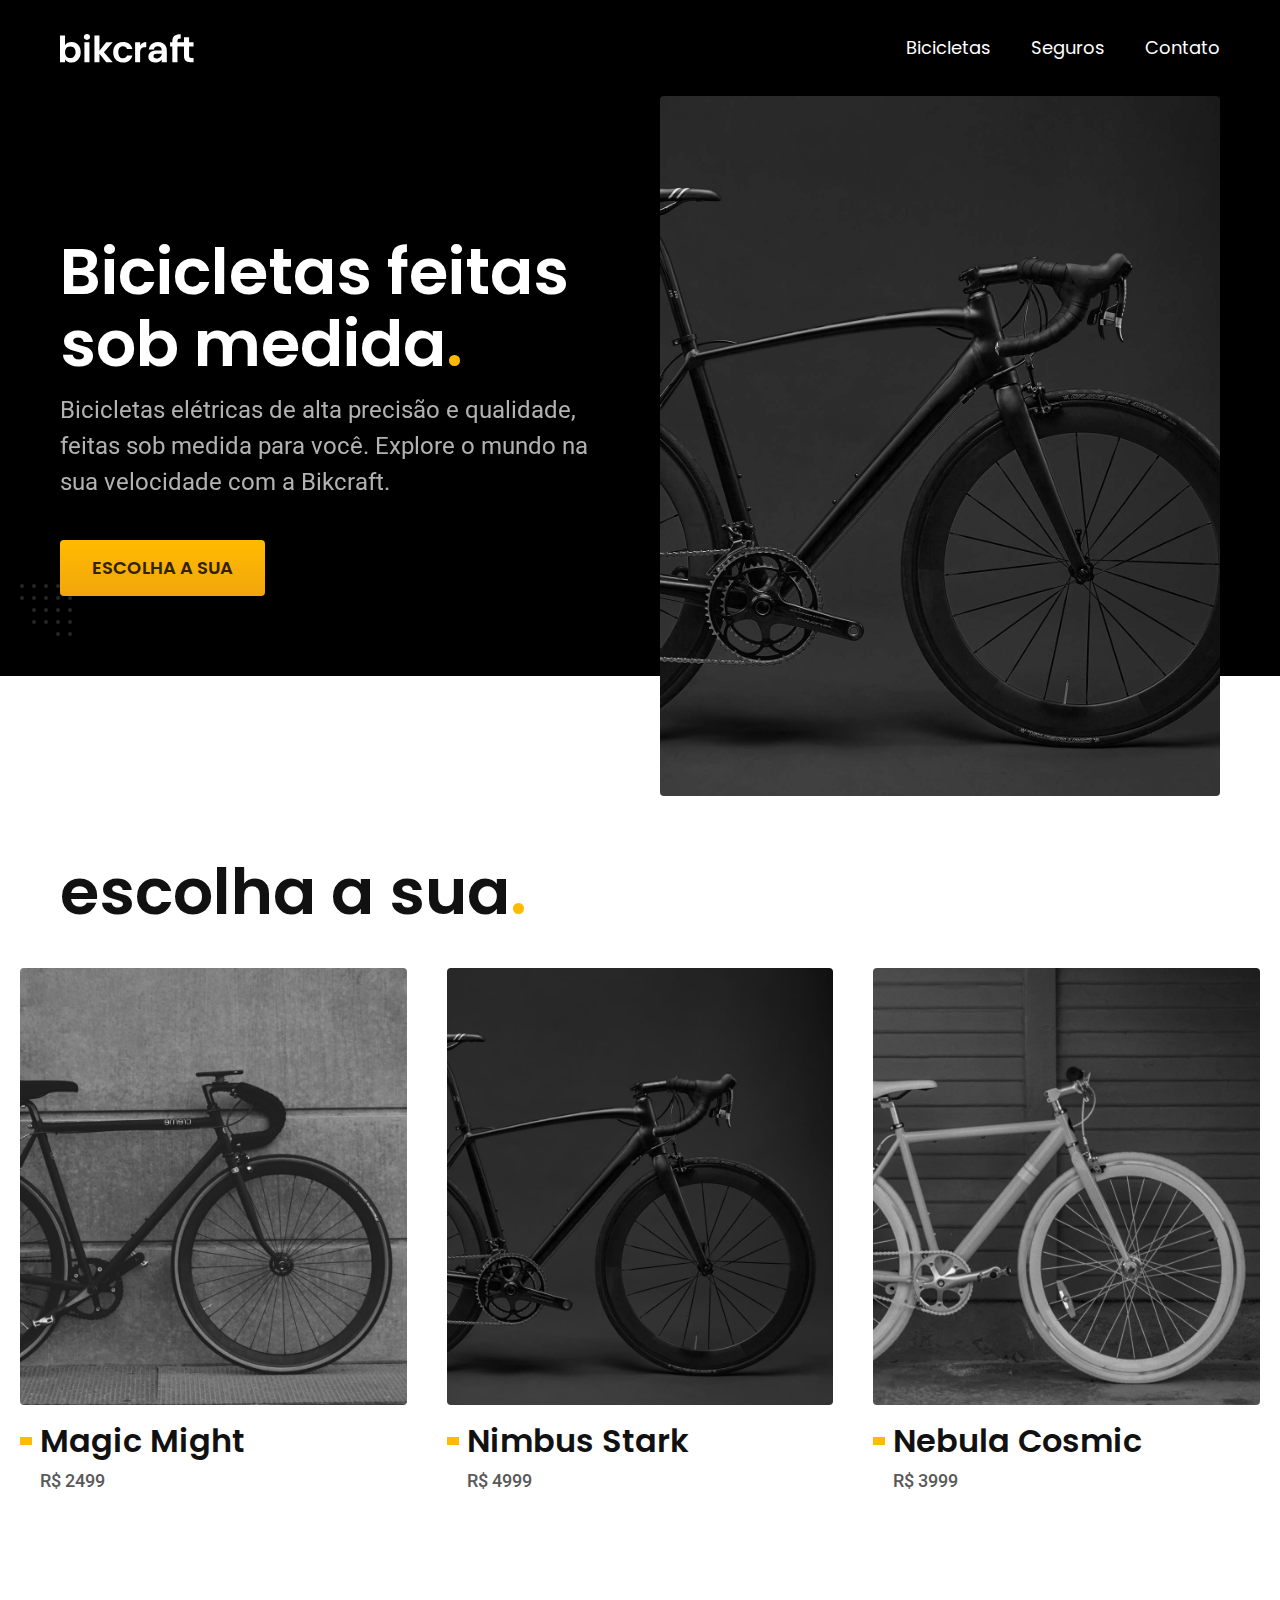
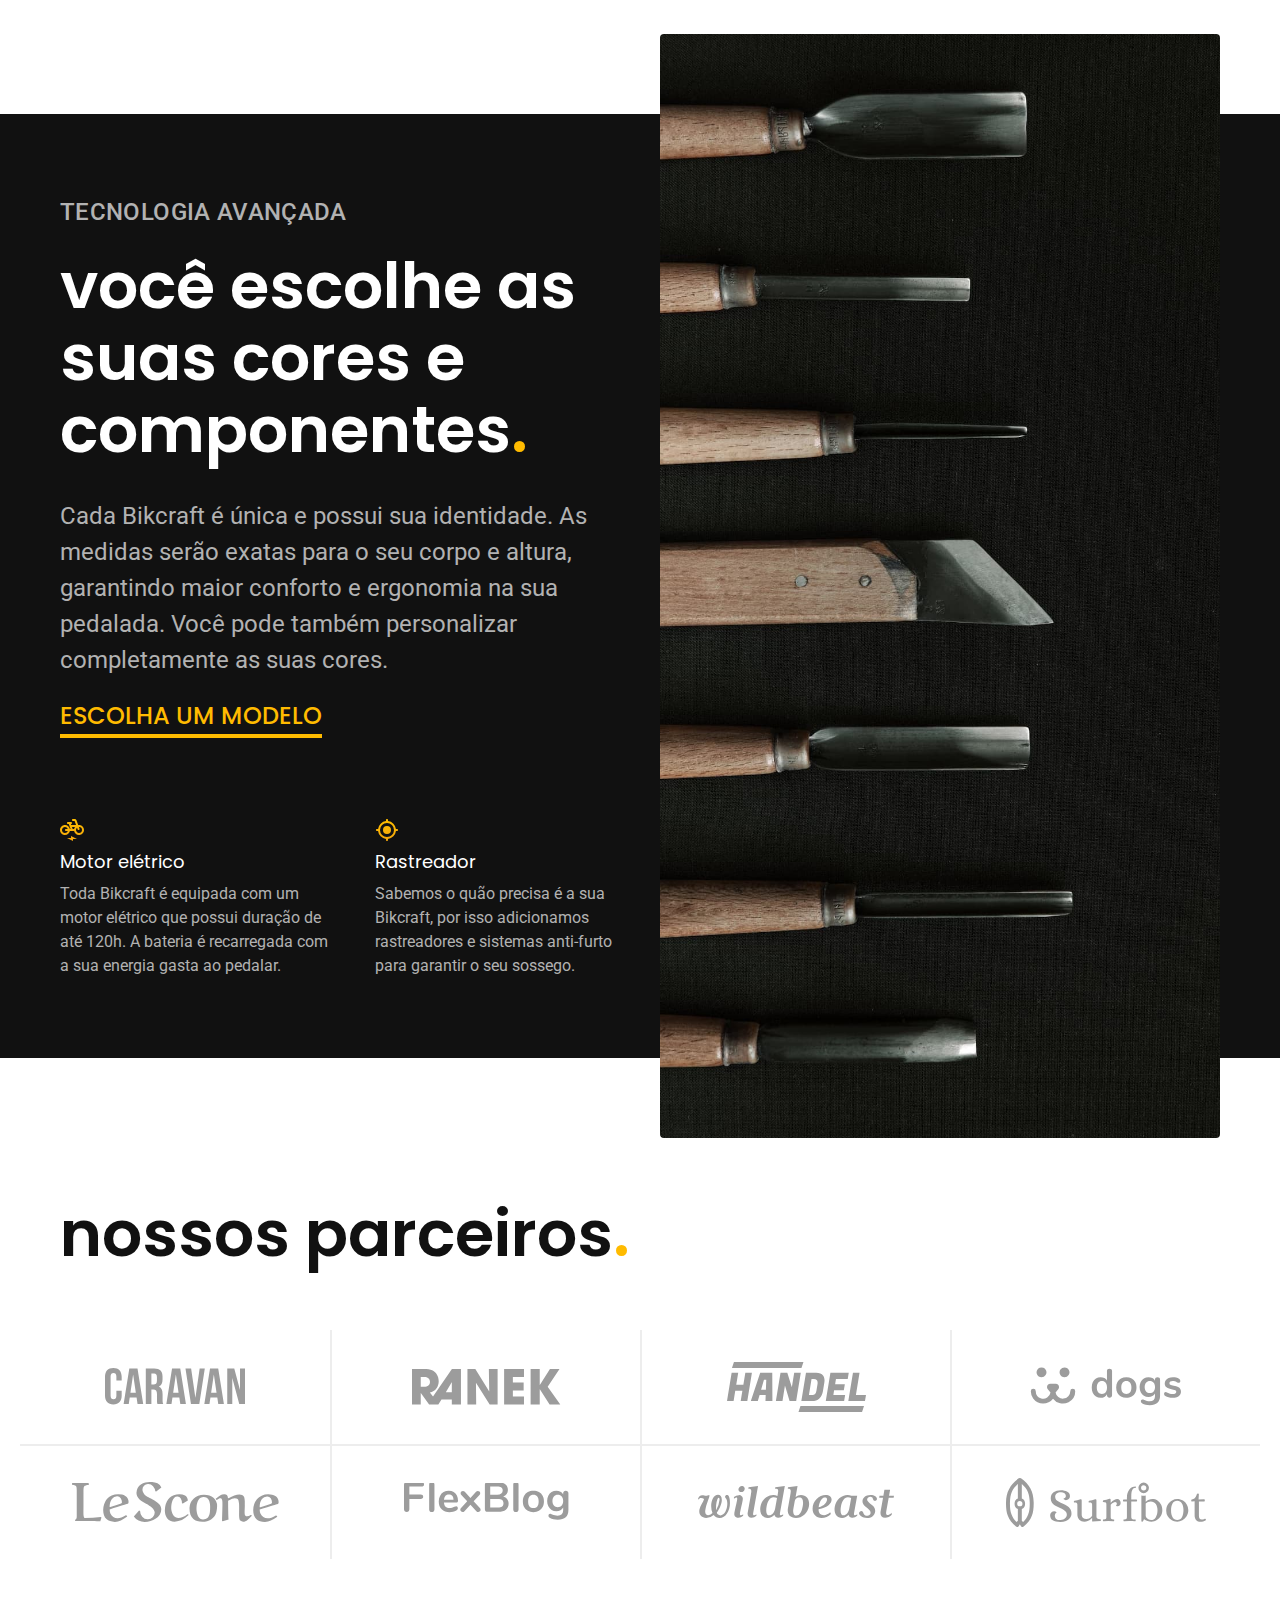
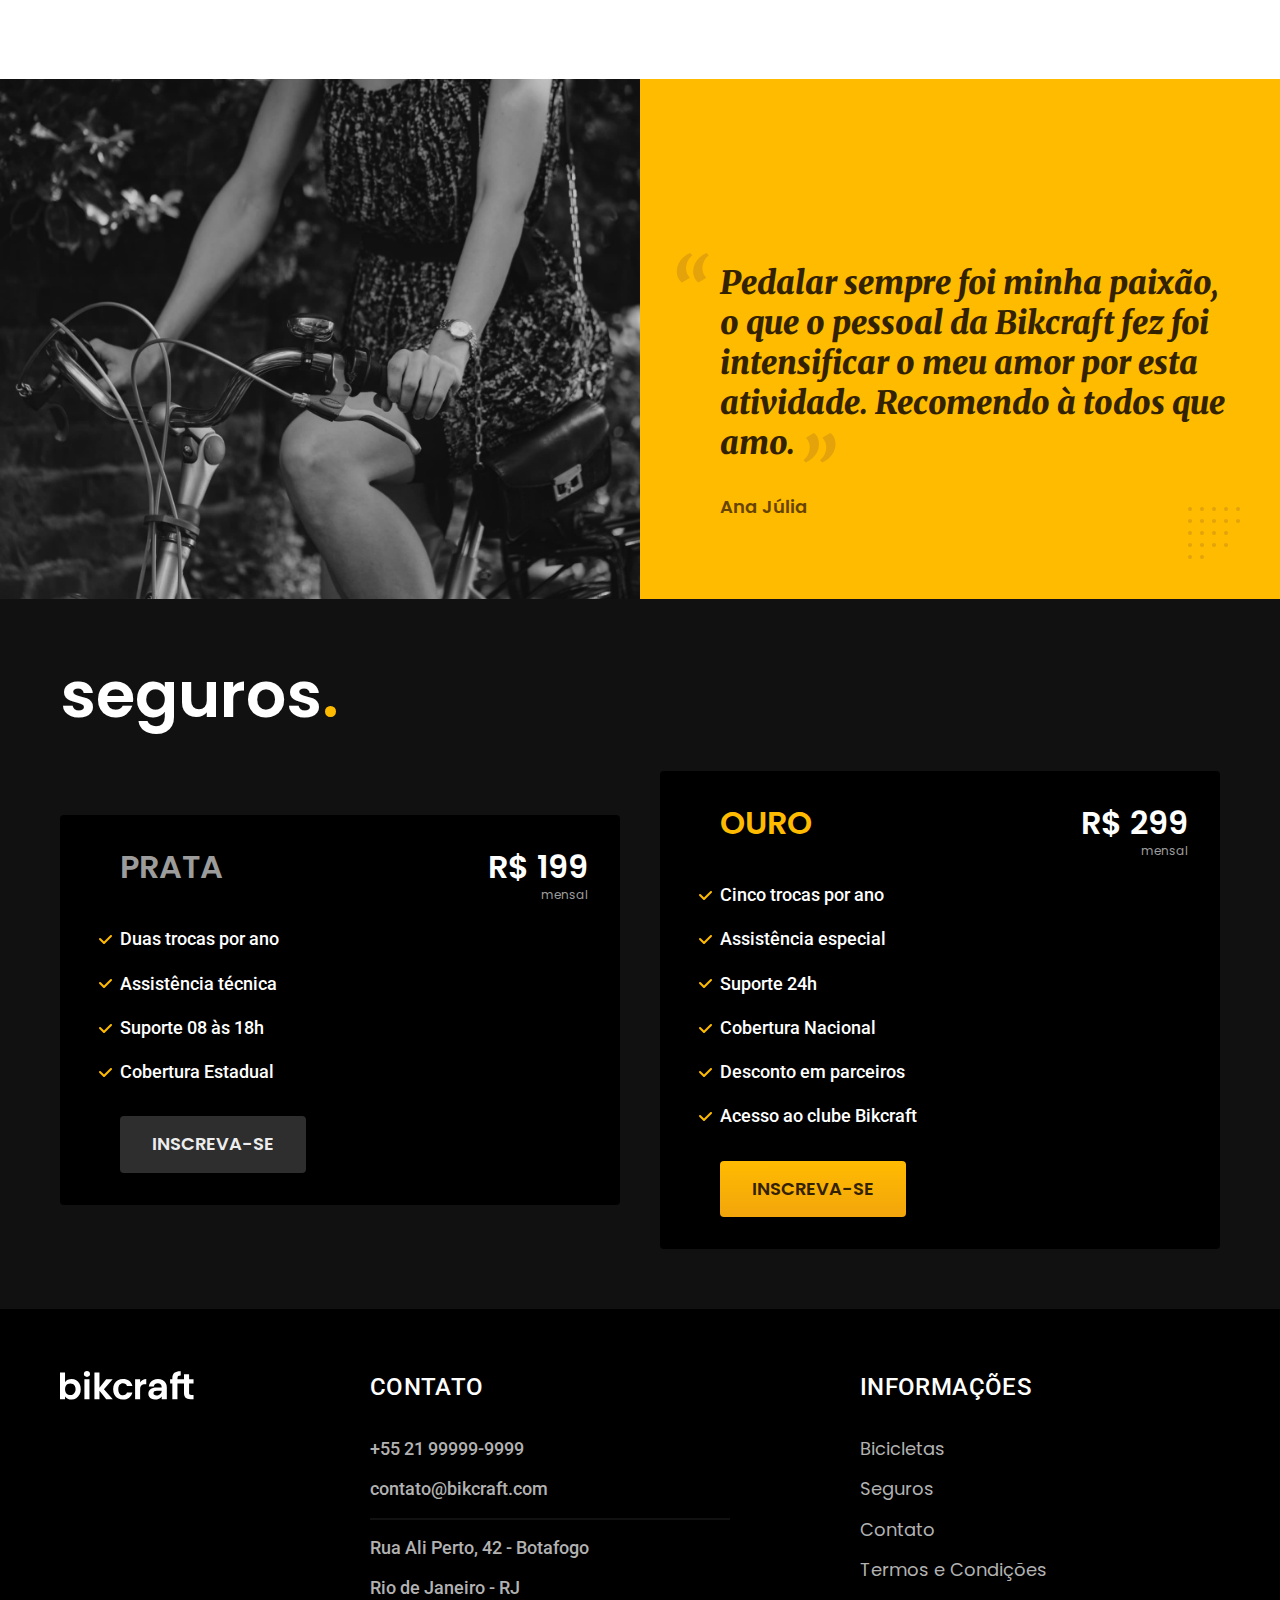
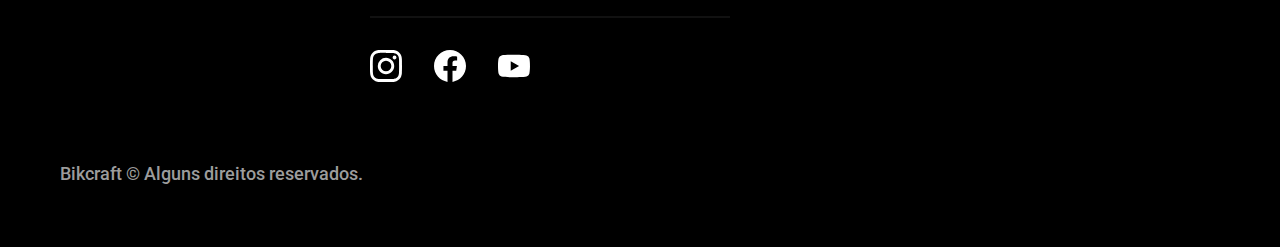
<file: index.html>
<!DOCTYPE html>
<html lang="pt-br">

<head>
  <meta charset="UTF-8">
  <meta name="viewport" content="width=device-width, initial-scale=1.0">
  <title>Bikcraft - Bicicletas</title>
  <meta name="description" content="Bicicletas elétricas de alta precisão e qualidade feitas sob medida para o clinete. Explore o mundo na velocidade da sua Bikcraft.">

  <link rel="icon" href="./favicon.svg" type="image/svg+xml">
  <link rel="preload" href="./css/style.min.css" as="style">
  <link rel="stylesheet" href="./css/style.min.css">

  <script>document.documentElement.classList.add('js');</script>

  <link rel="preconnect" href="https://fonts.googleapis.com">
  <link rel="preconnect" href="https://fonts.gstatic.com" crossorigin>
  <link href="https://fonts.googleapis.com/css2?family=Merriweather:ital,wght@1,900&family=Poppins:wght@400;600&family=Roboto:wght@400;500&display=swap" rel="stylesheet">

</head>

<body>
  <header class="header-bg">
    <div class="header container">
      <a href="./">
        <img src="./img/bikcraft.svg" width="136" height="32" alt="Bikcraft">
      </a>

      <nav aria-label="primaria">
        <ul class="header-menu font-1-m cor-0">
          <li><a href="./bicicletas.html">Bicicletas</a></li>
          <li><a href="./seguros.html">Seguros</a></li>
          <li><a href="./contato.html">Contato</a></li>
        </ul>
      </nav>
    </div>
  </header>

  <main class="introducao-bg">
    <div class="introducao container">
      <div class="introducao-conteudo">
        <h1 class="font-1-xxl cor-0 fadeInDown" data-anime="200">Bicicletas feitas sob medida<span class=cor-p1>.</span></h1>
        <p class="font-2-l cor-5 fadeInDown">Bicicletas elétricas de alta precisão e qualidade, feitas sob medida para você. Explore o mundo na sua velocidade com a Bikcraft.</p>
        <a class="botao fadeInDown" data-anime="600" href="./bicicletas.html">Escolha a sua</a>
      </div>
      <picture data-anime="800" class="fadeInDown">
        <source media="(max-width: 800px)" srcset="./img/bicicletas/nimbus.jpg">
        <img src="./img/fotos/introducao.jpg" width="1280" height="1600" alt="Bicicleta Elétrica Preta.">
      </picture>
    </div>
  </main>


  <article class="bicicletas-lista">
    <h2 class="container font-1-xxl">escolha a sua<span class="cor-p1">.</span></h2>


    <ul>
      <li>
        <a href="./bicicletas/magic.html">
          <img src="./img/bicicletas/magic-home.jpg" width="920" height="1040" alt="Bicicleta Preta">
          <h3 class="font-1-xl">Magic Might</h3>
          <span class="font-2-m cor-8">R$ 2499</span>
        </a>
      </li>
      <li>
        <a href="./bicicletas/nimbus.html">
          <img src="./img/bicicletas/nimbus-home.jpg" width="920" height="1040" alt="Bicicleta Preta">
          <h3 class="font-1-xl">Nimbus Stark</h3>
          <span class="font-2-m cor-8">R$ 4999</span>
        </a>
      </li>
      <li>
        <a href="./bicicletas/nebula.html">
          <img src="./img/bicicletas/nebula-home.jpg" width="920" height="1040" alt="Bicicleta Preta">
          <h3 class="font-1-xl">Nebula Cosmic</h3>
          <span class="font-2-m cor-8">R$ 3999</span>
        </a>
      </li>
    </ul>
  </article>

  <article class="tecnologia-bg">
    <div class="tecnologia container">
      <div class="tecnologia-conteudo">
        <span class="font-2-l-b cor-5">Tecnologia Avançada</span>
        <h2 class="font-1-xxl cor-0">você escolhe as suas cores e componentes<span class="cor-p1">.</span></h2>
        <p class="font-2-l cor-5">Cada Bikcraft é única e possui sua identidade. As medidas serão exatas para o seu corpo e altura, garantindo maior conforto e ergonomia na sua pedalada. Você pode também personalizar completamente as suas cores.</p>
        <a class="link" href="./bicicletas.html">Escolha um modelo</a>
        <div class="tecnologia-vantagens">
          <div>
            <img src="./img/icones/eletrica.svg" width="24" height="24" alt="">
            <h3 class="font-1-m cor-0">Motor elétrico</h3>
            <p class="font-2-s cor-5">Toda Bikcraft é equipada com um motor elétrico que possui duração de até 120h. A bateria é recarregada com a sua energia gasta ao pedalar.</p>
          </div>
          <div>
            <img src="./img/icones/rastreador.svg" width="24" height="24" alt="">
            <h3 class="font-1-m cor-0">Rastreador</h3>
            <p class="font-2-s cor-5">Sabemos o quão precisa é a sua Bikcraft, por isso adicionamos rastreadores e sistemas anti-furto para garantir o seu sossego.</p>
          </div>
        </div>
      </div>

      <div class="tecnologia-imagem">
        <img src="./img/fotos/tecnologia.jpg" width="1200" height="1920" alt="">
      </div>
    </div>
  </article>

  <section class="parceiros" arial-label="Nossos Parceiros">
    <h2 class="container font-1-xxl">nossos parceiros<span class="cor-p1">.</span></h2>
    <ul>
      <li><img src="./img/parceiros/caravan.svg" width="140" height="38" alt="caravan"></li>
      <li><img src="./img/parceiros/ranek.svg" width="149" height="36" alt="ranek.svg"></li>
      <li><img src="./img/parceiros/handel.svg" width="139" height="50" alt="handel.svg"></li>
      <li><img src="./img/parceiros/dogs.svg" width="152" height="39" alt="dogs"></li>
      <li><img src="./img/parceiros/lescone.svg" width="208" height="41" alt="lescone"></li>
      <li><img src="./img/parceiros/flexblog.svg" width="165" height="38" alt="flexblog"></li>
      <li><img src="./img/parceiros/wildbeast.svg" width="196" height="34" alt="wildbeast"></li>
      <li><img src="./img/parceiros/surfbot.svg" width="200" height="49" alt="surfbot.svg"></li>
    </ul>
  </section>


  <section class="depoimento" aria-label="Depoimento">
    <div>
      <img src="./img/fotos/depoimento.jpg" width="1560" height="1360" alt="Pessoa pedalando uma bicicleta Bikcraft">
    </div>
    <div class="depoimento-conteudo">
      <blockquote class="font-1-xl cor-p5">
        <p>Pedalar sempre foi minha paixão, o que o pessoal da Bikcraft fez foi intensificar o meu amor por esta atividade. Recomendo à todos que amo.</p>
      </blockquote>
      <span class="font-1-m-b cor-p4">Ana Júlia</span>
    </div>
  </section>

  <article class="seguros-bg">
    <div class="seguros container">
      <h2 class="font-1-xxl cor-0">seguros<span class="cor-p1">.</span></h2>
      <div class="seguros-item">
        <h3 class="font-1-xl cor-6">PRATA</h3>
        <span class="font-1-xl cor-0">R$ 199<span class="font-1-xs cor-6">mensal</span></span>
        <ul class="font-2-m cor-0">
          <li>Duas trocas por ano</li>
          <li>Assistência técnica</li>
          <li>Suporte 08 às 18h</li>
          <li>Cobertura Estadual</li>
        </ul>
        <a class="botao secundario" href="./orcamento.html?tipo=seguro&produto=prata">Inscreva-se</a>
      </div>

      <div class="seguros-item">
        <h3 class="font-1-xl cor-p1">OURO</h3>
        <span class="font-1-xl cor-0">R$ 299<span class="font-1-xs cor-6">mensal</span></span>
        <ul class="font-2-m cor-0">
          <li>Cinco trocas por ano</li>
          <li>Assistência especial</li>
          <li>Suporte 24h</li>
          <li>Cobertura Nacional</li>
          <li>Desconto em parceiros</li>
          <li>Acesso ao clube Bikcraft</li>
        </ul>
        <a class="botao" href="./orcamento.html?tipo=seguro&produto=ouro">Inscreva-se</a>
      </div>
    </div>
  </article>

  <footer class="footer-bg">
    <div class="footer container">
      <img src="./img/bikcraft.svg" width="136" height="32" alt="Bikcraft">
      <div class="footer-contato">
        <h3 class="font-2-l-b cor-0">Contato</h3>
        <ul class="font-2-m cor-5">
          <li><a href="tel:+5521999999999">+55 21 99999-9999</a></li>
          <li><a href="mailto:contato@bikcraft.com">contato@bikcraft.com</a></li>
          <li>Rua Ali Perto, 42 - Botafogo</li>
          <li>Rio de Janeiro - RJ</li>
        </ul>
        <div class="footer-redes">
          <a href="./">
            <img src="./img/redes/instagram.svg" width="32" height="32" alt="Instagram">
          </a>
          <a href="./">
            <img src="./img/redes/facebook.svg" width="32" height="32" alt="Facebook">
          </a>
          <a href="./">
            <img src="./img/redes/youtube.svg" width="32" height="32" alt="Youtube">
          </a>
        </div>
      </div>
      <div class="footer-informacoes">
        <h3 class="font-2-l-b cor-0">Informações</h3>
        <nav>
          <ul class="font-1-m cor-5">
            <li><a href="./bicicletas.html">Bicicletas</a></li>
            <li><a href="./seguros.html">Seguros</a></li>
            <li><a href="./contato.html">Contato</a></li>
            <li><a href="./termos.html">Termos e Condições</a></li>
          </ul>
        </nav>
      </div>
      <p class="footer-copy font-2-m cor-6">Bikcraft © Alguns direitos reservados.</p>
    </div>
  </footer>
  <script src="./js/plugins/simple-anime.js"></script>
  <script src="./js/script.js"></script>
</body>

</html>
</file>
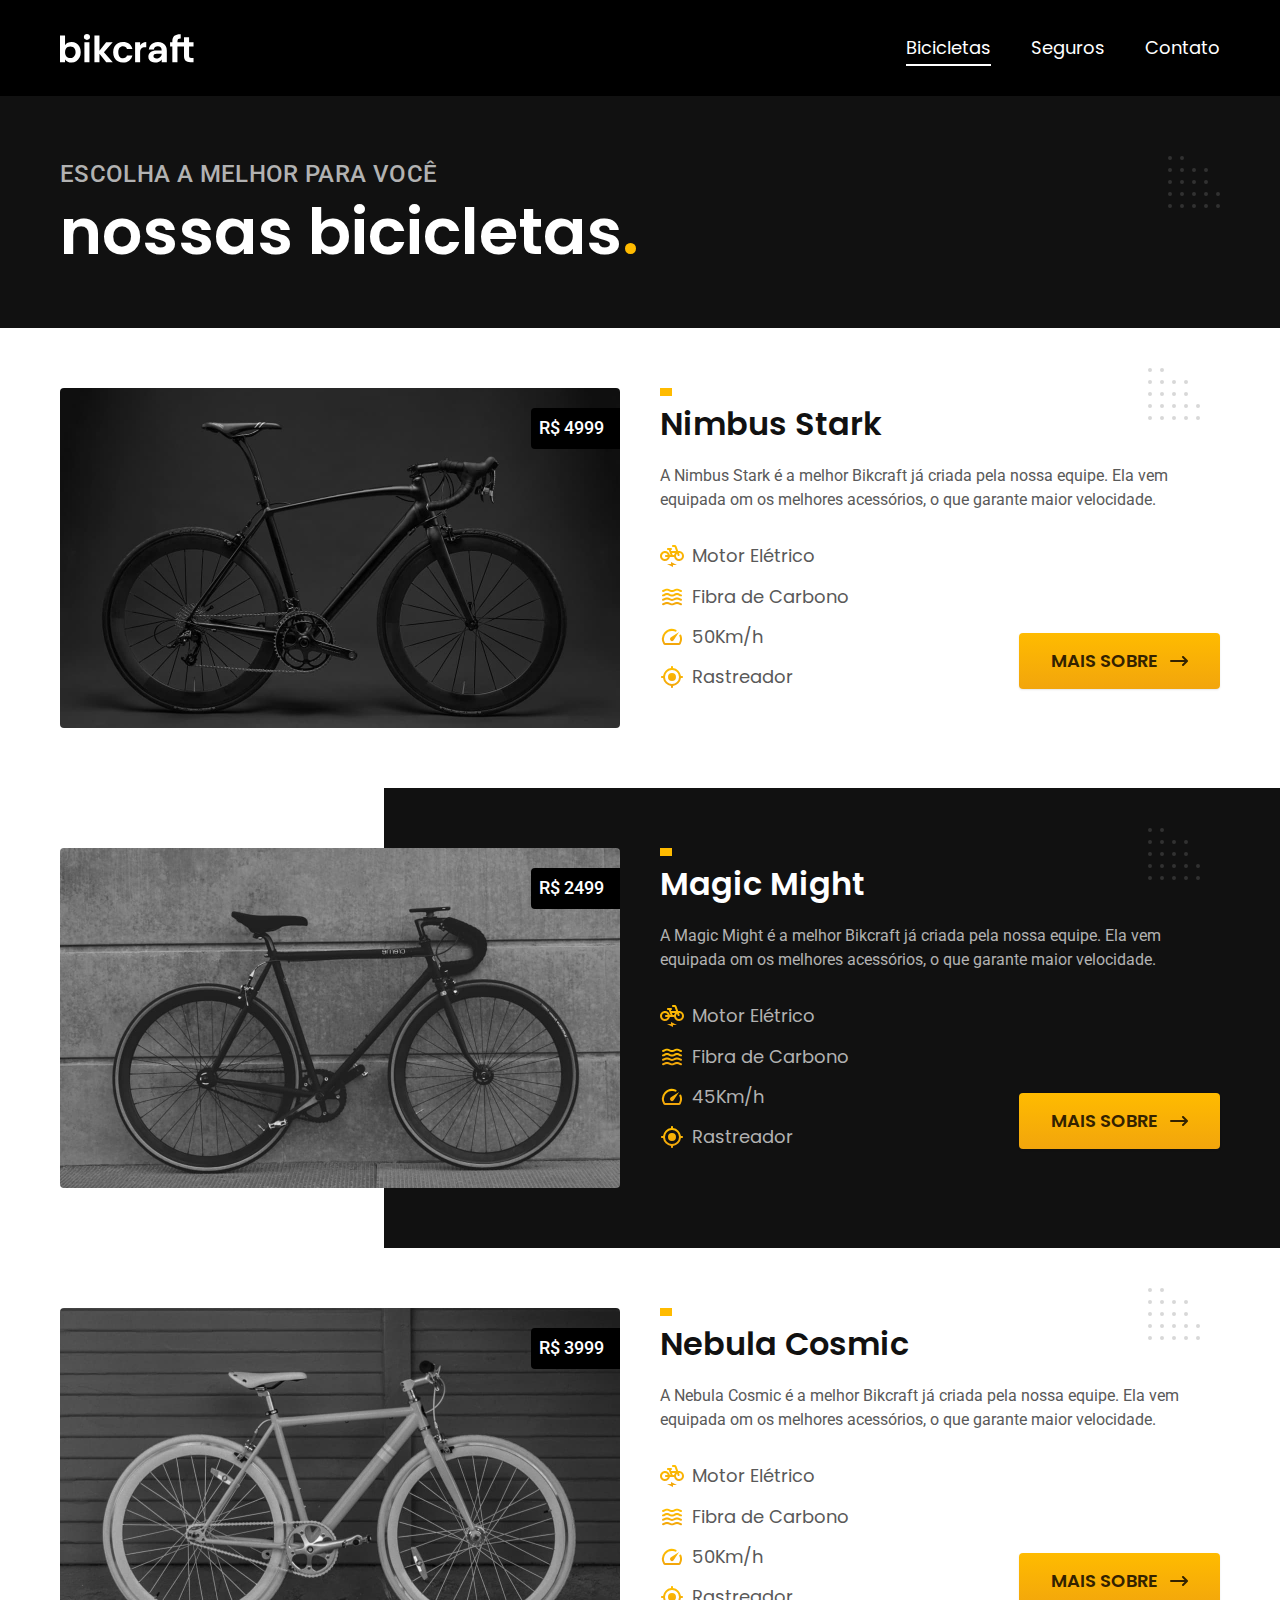
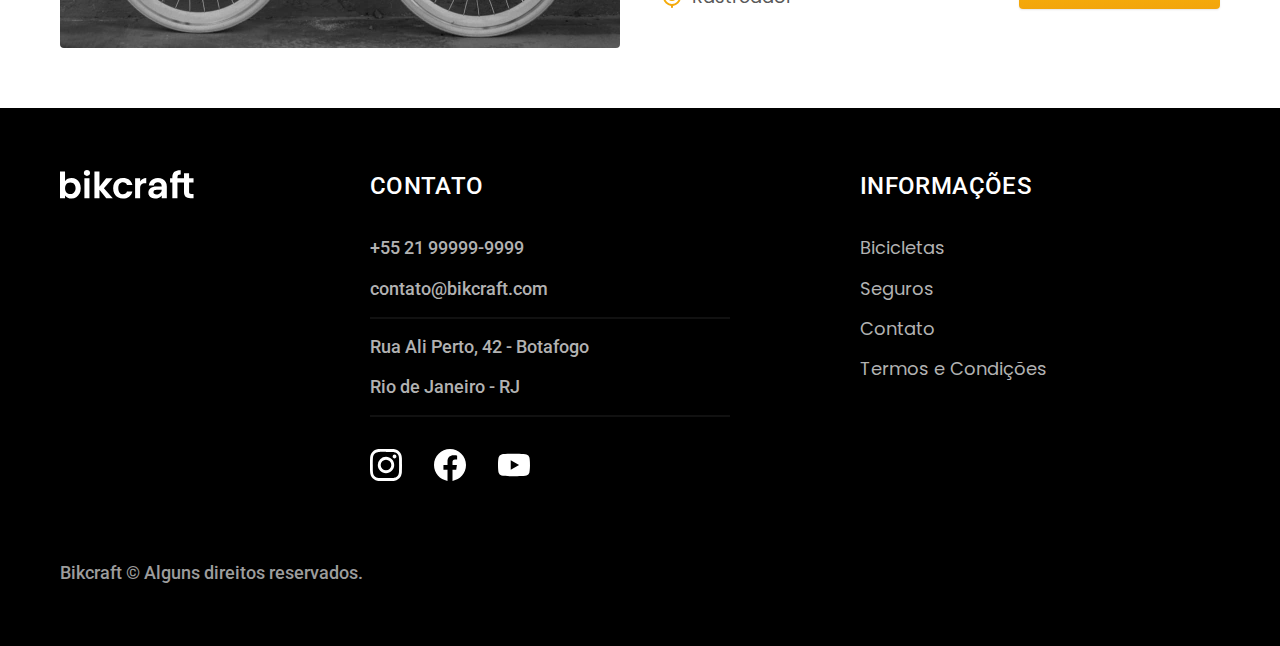
<file: bicicletas.html>
<!DOCTYPE html>
<html lang="pt-br">

<head>
  <meta charset="UTF-8">
  <meta name="viewport" content="width=device-width, initial-scale=1.0">
  <title>Bicicletas | Bikcraft </title>
  <meta name="description" content="Termos e condições.">

  <link rel="icon" href="./favicon.svg" type="image/svg+xml">
  <link rel="preload" href="./css/style.min.css" as="style">
  <link rel="stylesheet" href="./css/style.min.css">

  <script>document.documentElement.classList.add('js');</script>

  <link rel="preconnect" href="https://fonts.googleapis.com">
  <link rel="preconnect" href="https://fonts.gstatic.com" crossorigin>
  <link href="https://fonts.googleapis.com/css2?family=Merriweather:ital,wght@1,900&family=Poppins:wght@400;600&family=Roboto:wght@400;500&display=swap" rel="stylesheet">

</head>

<body id="bicicletas">
  <header class="header-bg">
    <div class="header container">
      <a href="./">
        <img src="./img/bikcraft.svg" width="136" height="32" alt="Bikcraft">
      </a>

      <nav aria-label="primaria">
        <ul class="header-menu font-1-m cor-0">
          <li><a href="./bicicletas.html">Bicicletas</a></li>
          <li><a href="./seguros.html">Seguros</a></li>
          <li><a href="./contato.html">Contato</a></li>
        </ul>
      </nav>
    </div>
  </header>

  <main>
    <div class="titulo-bg">
      <div class="titulo container">
        <p class="font-2-l-b cor-5">Escolha a melhor para você</p>
        <h1 class="font-1-xxl cor-0">nossas bicicletas<span class="cor-p1">.</span></h1>
      </div>
    </div>



    <div class="bicicletas container">
      <div class="bicicletas-imagem">
        <img src="./img/bicicletas/nimbus.jpg" width="1120" height="680" alt="Bicicleta Preta">
        <span class="font-2-m cor-0">R$ 4999</span>
      </div>
      <div class="bicicletas-conteudo">
        <h2 class="font-1-xl">Nimbus Stark</h2>
        <p class="font-2-s cor-8">A Nimbus Stark é a melhor Bikcraft já criada pela nossa equipe. Ela vem equipada om os melhores acessórios, o que garante maior velocidade.</p>
        <ul class="font-1-m cor-8">
          <li><img src="./img/icones/eletrica.svg" width="32" height="32" alt="">
            Motor Elétrico
          </li>
          <li><img src="./img/icones/carbono.svg" width="32" height="32" alt="">
            Fibra de Carbono
          </li>
          <li><img src="./img/icones/velocidade.svg" width="32" height="32" alt="">
            50Km/h
          </li>
          <li><img src="./img/icones/rastreador.svg" width="32" height="32" alt="">
            Rastreador
          </li>
        </ul>
        <a class="botao seta" href="./bicicletas/nimbus.html">Mais Sobre</a>
      </div>
    </div>


    <div class="bicicletas-bg">
      <div class="bicicletas container">
        <div class="bicicletas-imagem">
          <img src="./img/bicicletas/magic.jpg" width="1120" height="680" alt="Bicicleta Preta">
          <span class="font-2-m cor-0">R$ 2499</span>
        </div>
        <div class="bicicletas-conteudo">
          <h2 class="font-1-xl cor-0">Magic Might</h2>
          <p class="font-2-s cor-5">A Magic Might é a melhor Bikcraft já criada pela nossa equipe. Ela vem equipada om os melhores acessórios, o que garante maior velocidade.</p>
          <ul class="font-1-m cor-5">
            <li><img src="./img/icones/eletrica.svg" width="32" height="32" alt="">
              Motor Elétrico
            </li>
            <li><img src="./img/icones/carbono.svg" width="32" height="32" alt="">
              Fibra de Carbono
            </li>
            <li><img src="./img/icones/velocidade.svg" width="32" height="32" alt="">
              45Km/h
            </li>
            <li><img src="./img/icones/rastreador.svg" width="32" height="32" alt="">
              Rastreador
            </li>
          </ul>
          <a class="botao seta" href="./bicicletas/magic.html">Mais Sobre</a>
        </div>
      </div>
    </div>


    <div class="bicicletas container">
      <div class="bicicletas-imagem">
        <img src="./img/bicicletas/nebula.jpg" width="1120" height="680" alt="Bicicleta Branca">
        <span class="font-2-m cor-0">R$ 3999</span>
      </div>
      <div class="bicicletas-conteudo">
        <h2 class="font-1-xl">Nebula Cosmic</h2>
        <p class="font-2-s cor-8">A Nebula Cosmic é a melhor Bikcraft já criada pela nossa equipe. Ela vem equipada om os melhores acessórios, o que garante maior velocidade.</p>
        <ul class="font-1-m cor-8">
          <li><img src="./img/icones/eletrica.svg" width="32" height="32" alt="">
            Motor Elétrico
          </li>
          <li><img src="./img/icones/carbono.svg" width="32" height="32" alt="">
            Fibra de Carbono
          </li>
          <li><img src="./img/icones/velocidade.svg" width="32" height="32" alt="">
            50Km/h
          </li>
          <li><img src="./img/icones/rastreador.svg" width="32" height="32" alt="">
            Rastreador
          </li>
        </ul>
        <a class="botao seta" href="./bicicletas/nebula.html">Mais Sobre</a>
      </div>
    </div>
  </main>

  <footer class="footer-bg">
    <div class="footer container">
      <img src="./img/bikcraft.svg" width="136" height="32" alt="Bikcraft">
      <div class="footer-contato">
        <h3 class="font-2-l-b cor-0">Contato</h3>
        <ul class="font-2-m cor-5">
          <li><a href="tel:+5521999999999">+55 21 99999-9999</a></li>
          <li><a href="mailto:contato@bikcraft.com">contato@bikcraft.com</a></li>
          <li>Rua Ali Perto, 42 - Botafogo</li>
          <li>Rio de Janeiro - RJ</li>
        </ul>
        <div class="footer-redes">
          <a href="./">
            <img src="./img/redes/instagram.svg" width="32" height="32" alt="Instagram">
          </a>
          <a href="./">
            <img src="./img/redes/facebook.svg" width="32" height="32" alt="Facebook">
          </a>
          <a href="./">
            <img src="./img/redes/youtube.svg" width="32" height="32" alt="Youtube">
          </a>
        </div>
      </div>
      <div class="footer-informacoes">
        <h3 class="font-2-l-b cor-0">Informações</h3>
        <nav>
          <ul class="font-1-m cor-5">
            <li><a href="./bicicletas.html">Bicicletas</a></li>
            <li><a href="./seguros.html">Seguros</a></li>
            <li><a href="./contato.html">Contato</a></li>
            <li><a href="./termo.html">Termos e Condições</a></li>
          </ul>
        </nav>
      </div>
      <p class="footer-copy font-2-m cor-6">Bikcraft © Alguns direitos reservados.</p>
    </div>
  </footer>
  <script src="./js/script.js"></script>
</body>

</html>
</file>
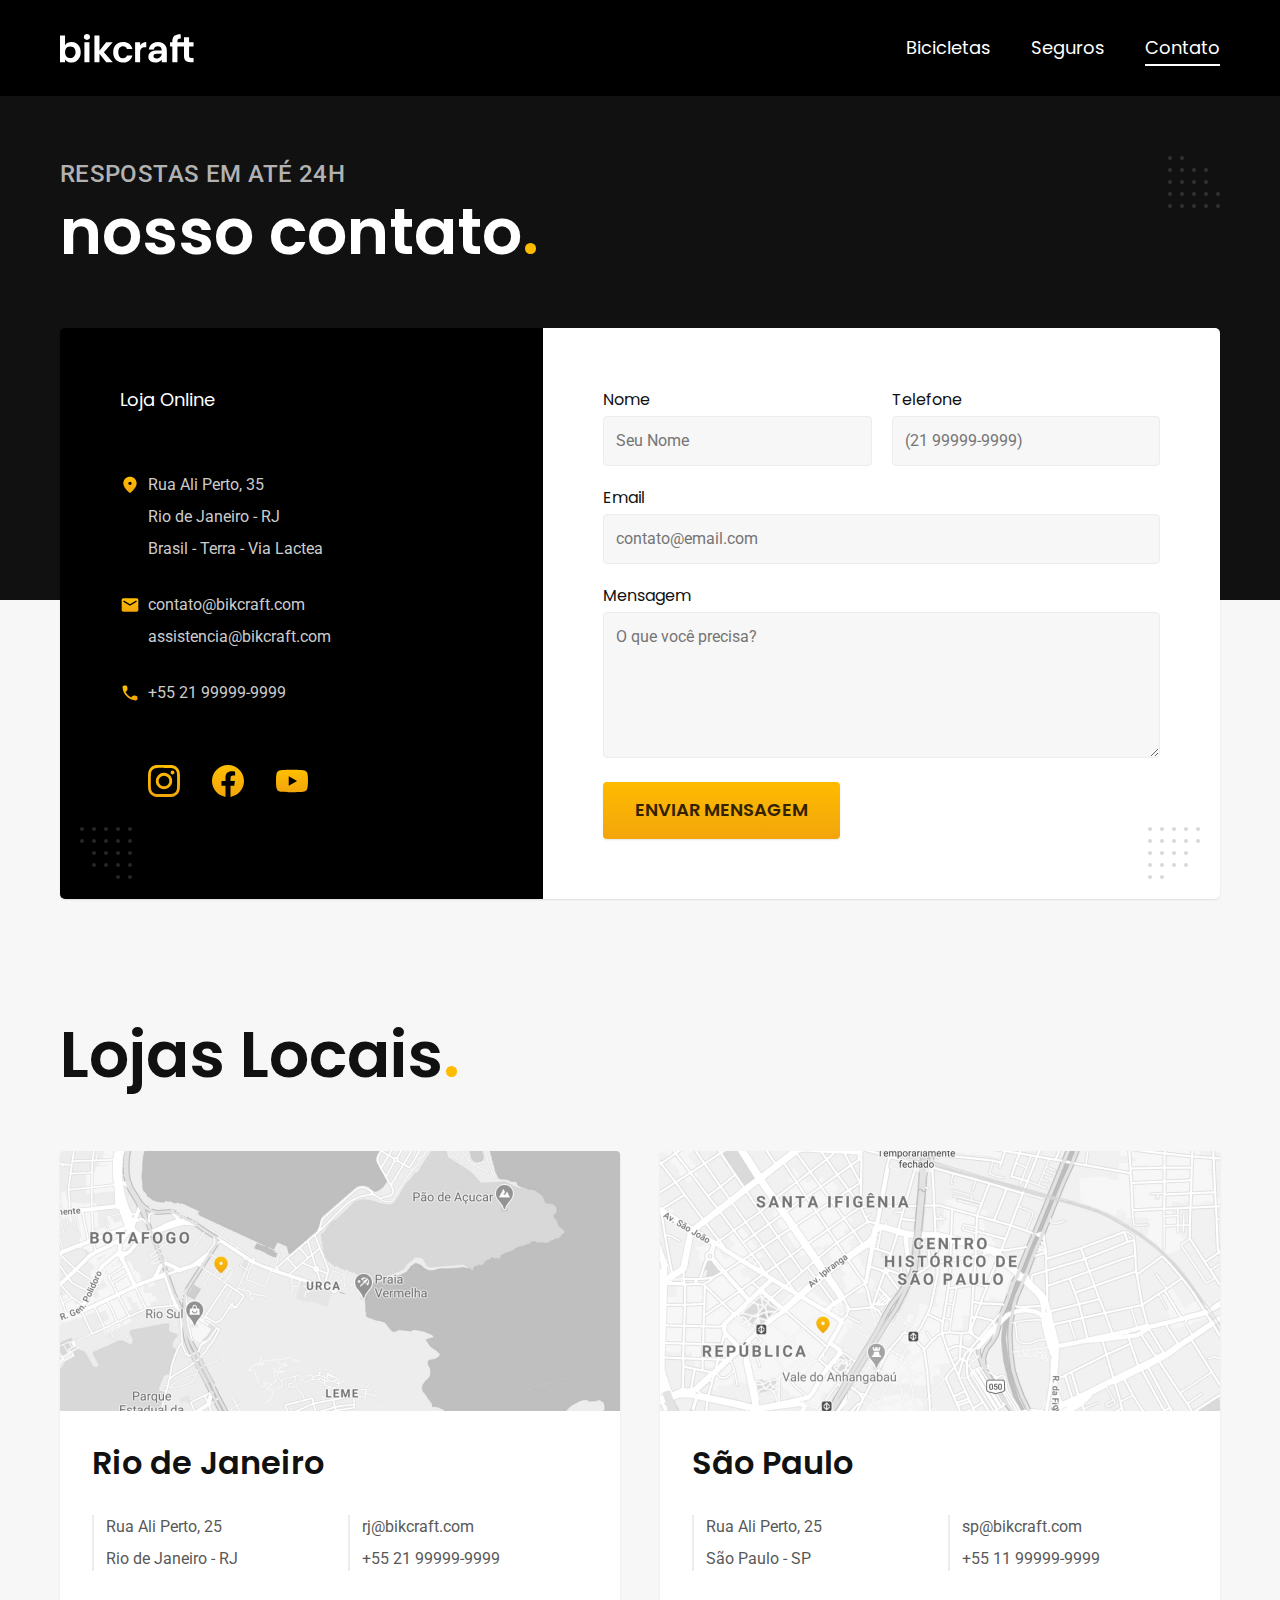
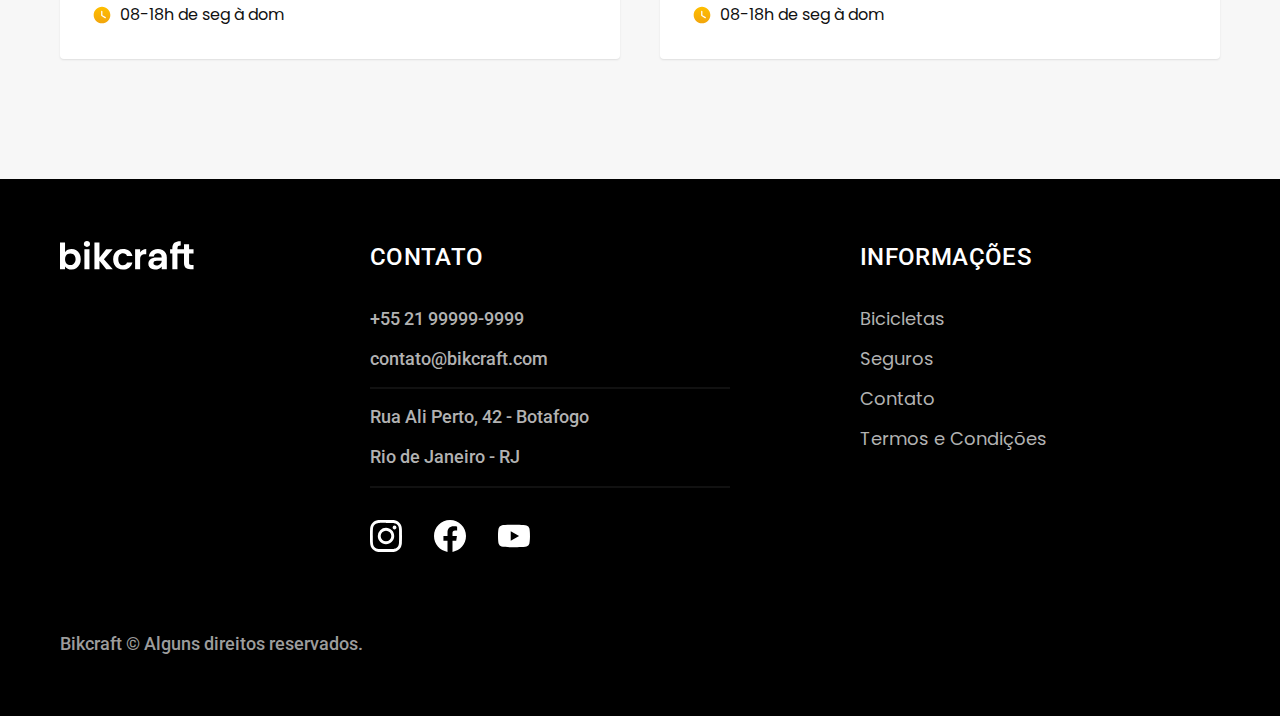
<file: contato.html>
<!DOCTYPE html>
<html lang="pt-br">

<head>
  <meta charset="UTF-8">
  <meta name="viewport" content="width=device-width, initial-scale=1.0">
  <title>Contato | Bikcraft </title>
  <meta name="description" content="Termos e condições.">

  <link rel="icon" href="./favicon.svg" type="image/svg+xml">
  <link rel="preload" href="./css/style.min.css" as="style">
  <link rel="stylesheet" href="./css/style.min.css">

  <script>document.documentElement.classList.add('js');</script>

  <link rel="preconnect" href="https://fonts.googleapis.com">
  <link rel="preconnect" href="https://fonts.gstatic.com" crossorigin>
  <link href="https://fonts.googleapis.com/css2?family=Merriweather:ital,wght@1,900&family=Poppins:wght@400;600&family=Roboto:wght@400;500&display=swap" rel="stylesheet">

</head>

<body id="contato">
  <header class="header-bg">
    <div class="header container">
      <a href="./">
        <img src="./img/bikcraft.svg" width="136" height="32" alt="Bikcraft">
      </a>

      <nav aria-label="primaria">
        <ul class="header-menu font-1-m cor-0">
          <li><a href="./bicicletas.html">Bicicletas</a></li>
          <li><a href="./seguros.html">Seguros</a></li>
          <li><a href="./contato.html">Contato</a></li>
        </ul>
      </nav>
    </div>
  </header>

  <main>
    <div class="titulo-bg">
      <div class="titulo container">
        <p class="font-2-l-b cor-5">Respostas em até 24h</p>
        <h1 class="font-1-xxl cor-0">nosso contato<span class="cor-p1">.</span></h1>
      </div>
    </div>

    <div class="contato container">
      <section class="contato-dados" aria-label="Endereço">
        <h2 class="font-1-m cor-0">Loja Online</h2>
        <div class="contato-endereco font-2-s cor-4">
          <p>Rua Ali Perto, 35</p>
          <p>Rio de Janeiro - RJ</p>
          <p>Brasil - Terra - Via Lactea</p>
        </div>
        <address class="contato-meios font-2-s cor-4">
          <a href="mailto:contato@bikcraft.com">contato@bikcraft.com</a>
          <a href="mailto:assistencia@bikcraft.com">assistencia@bikcraft.com</a>
          <a href="tel:+5521999999999">+55 21 99999-9999</a>
        </address>
        <div class="contato-redes">
          <a href="./">
            <img src="./img/redes/instagram-p.svg" width="32" height="32" alt="Instagram">
          </a>
          <a href="./">
            <img src="./img/redes/facebook-p.svg" width="32" height="32" alt="Facebook">
          </a>
          <a href="./">
            <img src="./img/redes/youtube-p.svg" width="32" height="32" alt="Youtube">
          </a>
        </div>
      </section>
      <section class="contato-formulario" aria-label="Formulário">
        <form class="form" action="./contato.html">
          <div>
            <label for="nome">Nome</label>
            <input type="text" id="nome" name="nome" placeholder="Seu Nome">
          </div>
          <div>
            <label for="telefone">Telefone</label>
            <input type="text" id="telefone" name="telefone" placeholder="(21 99999-9999)">
          </div>
          <div class="col-2">
            <label for="email">Email</label>
            <input type="email" id="email" name="email" placeholder="contato@email.com">
          </div>
          <div class="col-2">
            <label for="mensagem">Mensagem</label>
            <textarea rows="5" type="mensagem" id="mensagem" name="mensagem" placeholder="O que você precisa?"></textarea>
          </div>
          <button class="botao col-2">Enviar Mensagem</button>
        </form>
      </section>
    </div>
  </main>

  <article class="lojas container">
    <h2 class="font-1-xxl">Lojas Locais<span class="cor-p1">.</span></h2>
    <div class="lojas-item">
      <img src="./img/lojas/rj.jpg" width="1120" height="520" alt="mapa marcando o endereço em Rua Ali Perto, 25 - Rio de Janeiro - RJ">
      <div class="lojas-conteudo">
        <h3 class="font-1-xl">Rio de Janeiro</h3>
        <div class="lojas-dados font-2-s cor-8">
          <p>Rua Ali Perto, 25</p>
          <p>Rio de Janeiro - RJ</p>
        </div>
        <div class="lojas-dados font-2-s cor-8">
          <a href="mailto:rj@bikcraft.com">rj@bikcraft.com</a>
          <a href="tel:+5521999999999">+55 21 99999-9999</a>
        </div>
        <p class="lojas-tempo font-1-s"><img src="./img/icones/horario.svg" width="20" height="20" alt="">08-18h de seg à dom</p>
      </div>
    </div>

    <div class="lojas-item">
      <img src="./img/lojas/sp.jpg" width="1120" height="520" alt="mapa marcando o endereço em Rua Ali Perto, 25 - São Paulo - SP">
      <div class="lojas-conteudo">
        <h3 class="font-1-xl">São Paulo</h3>
        <div class="lojas-dados font-2-s cor-8">
          <p>Rua Ali Perto, 25</p>
          <p>São Paulo - SP</p>
        </div>
        <div class="lojas-dados font-2-s cor-8">
          <a href="mailto:rj@bikcraft.com">sp@bikcraft.com</a>
          <a href="tel:+5511999999999">+55 11 99999-9999</a>
        </div>
        <p class="lojas-tempo font-1-s"><img src="./img/icones/horario.svg" width="20" height="20" alt="">08-18h de seg à dom</p>
      </div>
    </div>
  </article>

  <footer class="footer-bg">
    <div class="footer container">
      <img src="./img/bikcraft.svg" width="136" height="32" alt="Bikcraft">
      <div class="footer-contato">
        <h3 class="font-2-l-b cor-0">Contato</h3>
        <ul class="font-2-m cor-5">
          <li><a href="tel:+5521999999999">+55 21 99999-9999</a></li>
          <li><a href="mailto:contato@bikcraft.com">contato@bikcraft.com</a></li>
          <li>Rua Ali Perto, 42 - Botafogo</li>
          <li>Rio de Janeiro - RJ</li>
        </ul>
        <div class="footer-redes">
          <a href="./">
            <img src="./img/redes/instagram.svg" width="32" height="32" alt="Instagram">
          </a>
          <a href="./">
            <img src="./img/redes/facebook.svg" width="32" height="32" alt="Facebook">
          </a>
          <a href="./">
            <img src="./img/redes/youtube.svg" width="32" height="32" alt="Youtube">
          </a>
        </div>
      </div>
      <div class="footer-informacoes">
        <h3 class="font-2-l-b cor-0">Informações</h3>
        <nav>
          <ul class="font-1-m cor-5">
            <li><a href="./bicicletas.html">Bicicletas</a></li>
            <li><a href="./seguros.html">Seguros</a></li>
            <li><a href="./contato.html">Contato</a></li>
            <li><a href="./termo.html">Termos e Condições</a></li>
          </ul>
        </nav>
      </div>
      <p class="footer-copy font-2-m cor-6">Bikcraft © Alguns direitos reservados.</p>
    </div>
  </footer>
  <script src="./js/script.js"></script>
</body>

</html>
</file>
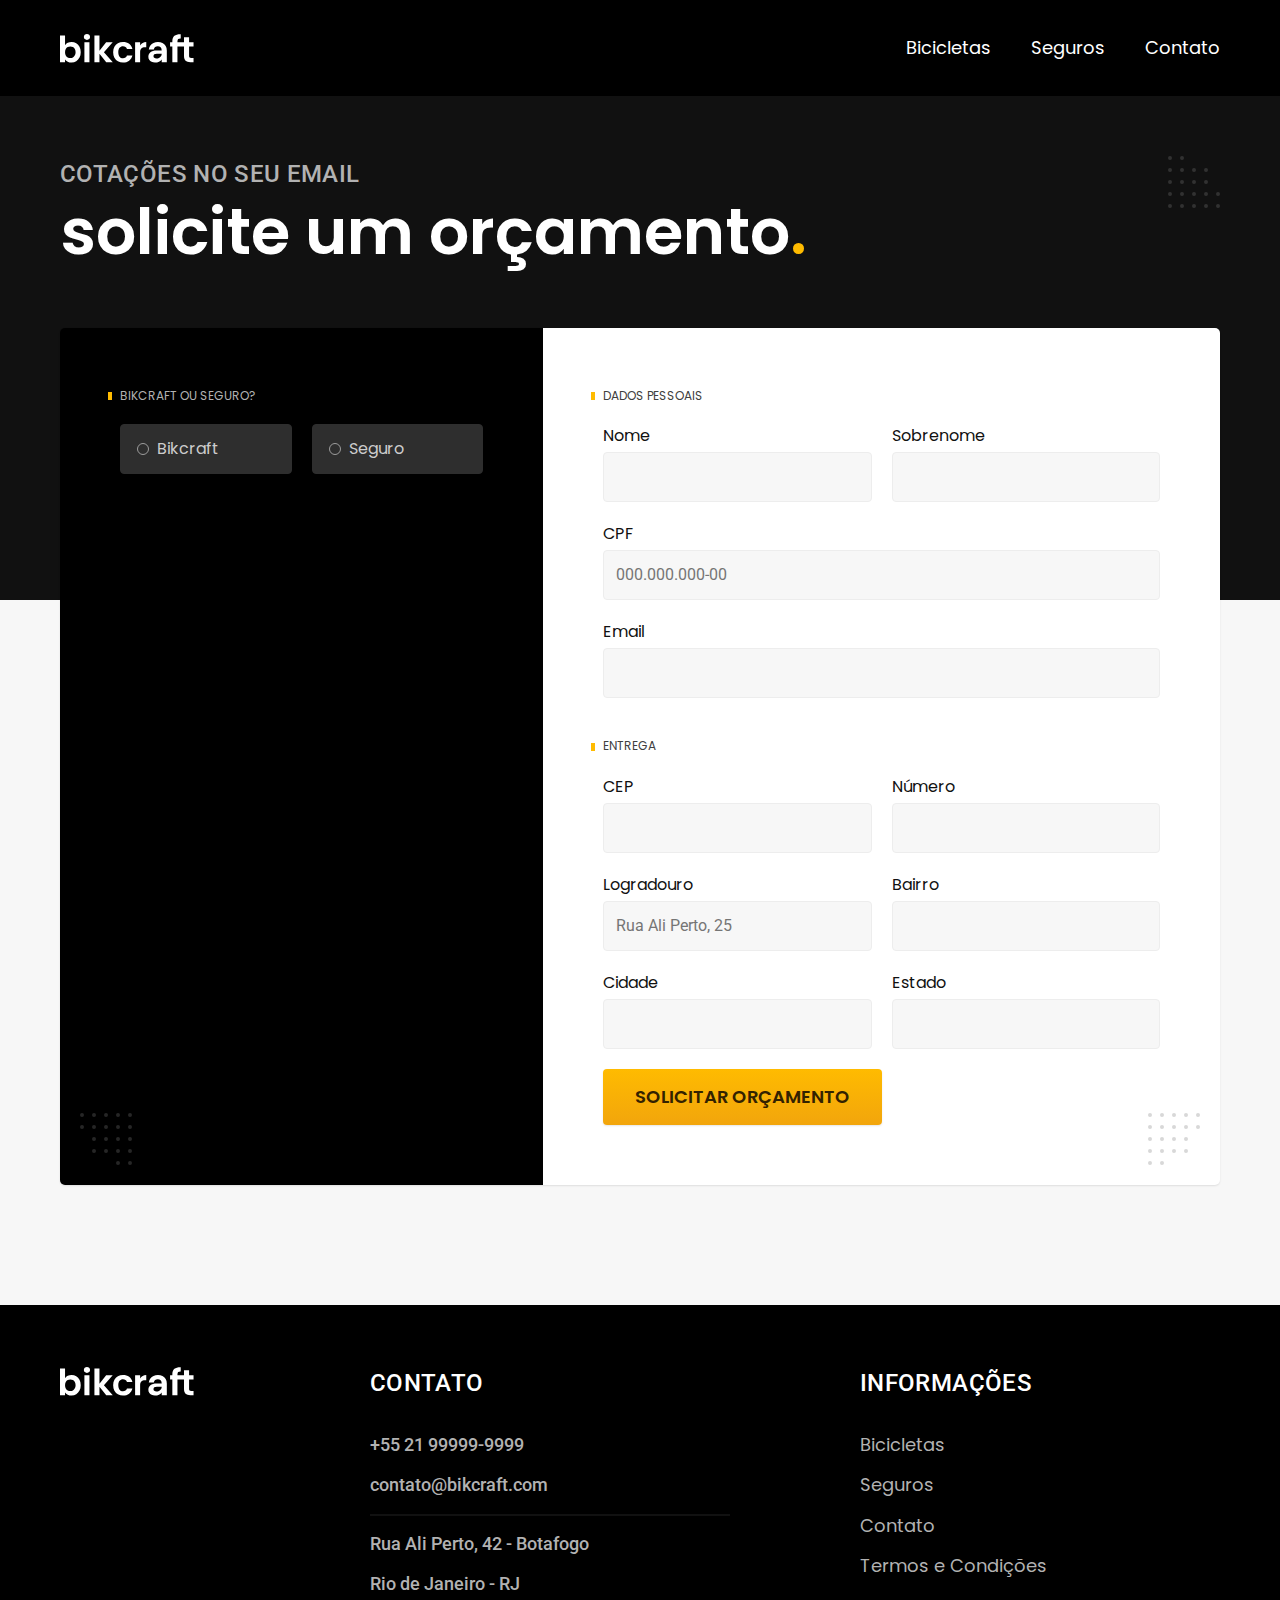
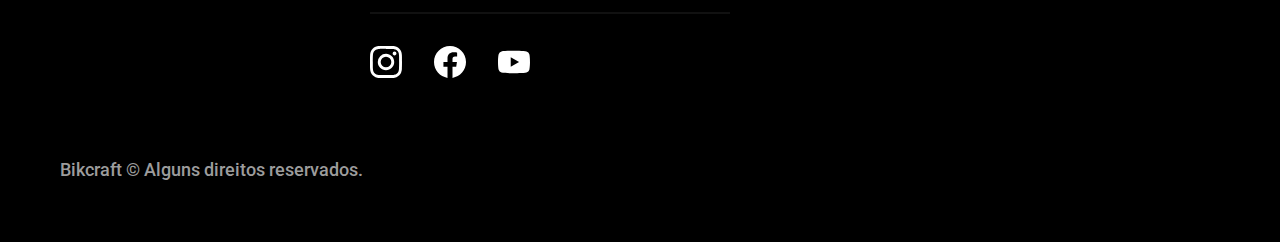
<file: orcamento.html>
<!DOCTYPE html>
<html lang="pt-br">

<head>
  <meta charset="UTF-8">
  <meta name="viewport" content="width=device-width, initial-scale=1.0">
  <title>Orçamento | Bikcraft </title>
  <meta name="description" content="Termos e condições.">

  <link rel="icon" href="./favicon.svg" type="image/svg+xml">
  <link rel="preload" href="./css/style.min.css" as="style">
  <link rel="stylesheet" href="./css/style.min.css">

  <script>document.documentElement.classList.add('js');</script>

  <link rel="preconnect" href="https://fonts.googleapis.com">
  <link rel="preconnect" href="https://fonts.gstatic.com" crossorigin>
  <link href="https://fonts.googleapis.com/css2?family=Merriweather:ital,wght@1,900&family=Poppins:wght@400;600&family=Roboto:wght@400;500&display=swap" rel="stylesheet">

</head>

<body id="orcamento">
  <header class="header-bg">
    <div class="header container">
      <a href="./">
        <img src="./img/bikcraft.svg" width="136" height="32" alt="Bikcraft">
      </a>

      <nav aria-label="primaria">
        <ul class="header-menu font-1-m cor-0">
          <li><a href="./bicicletas.html">Bicicletas</a></li>
          <li><a href="./seguros.html">Seguros</a></li>
          <li><a href="./contato.html">Contato</a></li>
        </ul>
      </nav>
    </div>
  </header>

  <main>
    <div class="titulo-bg">
      <div class="titulo container">
        <p class="font-2-l-b cor-5">Cotações no seu email</p>
        <h1 class="font-1-xxl cor-0">solicite um orçamento<span class="cor-p1">.</span></h1>
      </div>
    </div>

    <form class="orcamento container" action="./orcamento">
      <div class="orcamento-produto">
        <h2 class="font-1-xs cor-5">Bikcraft ou Seguro?</h2>

        <input type="radio" name="tipo" value="bikcraft" id="bikcraft">
        <label for="bikcraft">Bikcraft</label>

        <input type="radio" name="tipo" value="seguro" id="seguro">
        <label for="seguro">Seguro</label>

        <div class="orcamento-conteudo" id="orcamento-bikcraft">
          <h2 class="font-1-xs cor-5">Escolha a sua</h2>

          <input type="radio" name="produto" value="nimbus" id="nimbus">
          <label for="nimbus">Nimbus Stark <span>R$ 4999</span></label>
          <div class="orcamento-detalhes">
            <ul class="font-1-xs cor-8">
              <li><img src="./img/icones/eletrica.svg" width="32" height="32" alt="">Motor Elétrico</li>
              <li><img src="./img/icones/carbono.svg" width="32" height="32" alt="">Fibra de Carbono</li>
              <li><img src="./img/icones/velocidade.svg" width="32" height="32" alt="">50 km/h</li>
              <li><img src="./img/icones/rastreador.svg" width="32" height="32" alt="">Rastreador</li>
            </ul>
            <img src="./img/bicicletas/nimbus.jpg" width="1120" height="680" alt="Bicicleta Preta">
          </div>

          <input type="radio" name="produto" value="magic" id="magic">
          <label for="magic">Magic Might <span>R$ 2499</span></label>
          <div class="orcamento-detalhes">
            <ul class="font-1-xs cor-8">
              <li><img src="./img/icones/eletrica.svg" width="32" height="32" alt="">Motor Elétrico</li>
              <li><img src="./img/icones/carbono.svg" width="32" height="32" alt="">Fibra de Carbono</li>
              <li><img src="./img/icones/velocidade.svg" width="32" height="32" alt="">45 km/h</li>
              <li><img src="./img/icones/rastreador.svg" width="32" height="32" alt="">Rastreador</li>
            </ul>
            <img src="./img/bicicletas/magic.jpg" width="1120" height="680" alt="Bicicleta Preta">
          </div>

          <input type="radio" name="produto" value="nebula" id="nebula">
          <label for="nebula">Nebula Cosmic <span>R$ 3999</span></label>
          <div class="orcamento-detalhes">
            <ul class="font-1-xs cor-8">
              <li><img src="./img/icones/eletrica.svg" width="32" height="32" alt="">Motor Elétrico</li>
              <li><img src="./img/icones/carbono.svg" width="32" height="32" alt="">Fibra de Carbono</li>
              <li><img src="./img/icones/velocidade.svg" width="32" height="32" alt="">40 km/h</li>
              <li><img src="./img/icones/rastreador.svg" width="32" height="32" alt="">Rastreador</li>
            </ul>
            <img src="./img/bicicletas/nebula.jpg" width="1120" height="680" alt="Bicicleta Branca">
          </div>
        </div>

        <div class="orcamento-conteudo" id="orcamento-seguro">
          <h2 class="font-1-xs cor-5">Escolha o plano</h2>

          <input type="radio" name="produto" value="prata" id="prata">
          <label for="prata">Prata <span>R$ 199</span></label>

          <input type="radio" name="produto" value="ouro" id="ouro">
          <label for="ouro">Ouro <span>R$ 299</span></label>
        </div>
      </div>
      <div class="orcamento-dados form">
        <h2 class="font-1-xs cor-9 col-2">dados pessoais</h2>
        <div>
          <label for="nome">Nome</label>
          <input type="text" id="nome" name="nome">
        </div>
        <div>
          <label for="sobrenome">Sobrenome</label>
          <input type="text" id="sobrenome" name="sobrenome">
        </div>
        <div class="col-2">
          <label for="CPF">CPF</label>
          <input type="text" id="CPF" name="CPF" placeholder="000.000.000-00">
        </div>
        <div class="col-2">
          <label for="email">Email</label>
          <input type="email" id="email" name="email">
        </div>
        <h2 class="font-1-xs cor-9 col-2">entrega</h2>
        <div>
          <label for="cep">CEP</label>
          <input type="text" id="cep" name="cep">
        </div>
        <div>
          <label for="numero">Número</label>
          <input type="text" id="numero" name="numero">
        </div>
        <div>
          <label for="logradouro">Logradouro</label>
          <input type="text" id="logradouro" name="logradouro" placeholder="Rua Ali Perto, 25">
        </div>
        <div>
          <label for="bairro">Bairro</label>
          <input type="text" id="bairro" name="bairro">
        </div>
        <div>
          <label for="cidade">Cidade</label>
          <input type="text" id="cidade" name="cidade">
        </div>
        <div>
          <label for="estado">Estado</label>
          <input type="text" id="estado" name="estado">
        </div>
        <button class="botao col-2">Solicitar Orçamento</button>
      </div>
    </form>
  </main>

  <footer class="footer-bg">
    <div class="footer container">
      <img src="./img/bikcraft.svg" width="136" height="32" alt="Bikcraft">
      <div class="footer-contato">
        <h3 class="font-2-l-b cor-0">Contato</h3>
        <ul class="font-2-m cor-5">
          <li><a href="tel:+5521999999999">+55 21 99999-9999</a></li>
          <li><a href="mailto:contato@bikcraft.com">contato@bikcraft.com</a></li>
          <li>Rua Ali Perto, 42 - Botafogo</li>
          <li>Rio de Janeiro - RJ</li>
        </ul>
        <div class="footer-redes">
          <a href="./">
            <img src="./img/redes/instagram.svg" width="32" height="32" alt="Instagram">
          </a>
          <a href="./">
            <img src="./img/redes/facebook.svg" width="32" height="32" alt="Facebook">
          </a>
          <a href="./">
            <img src="./img/redes/youtube.svg" width="32" height="32" alt="Youtube">
          </a>
        </div>
      </div>
      <div class="footer-informacoes">
        <h3 class="font-2-l-b cor-0">Informações</h3>
        <nav>
          <ul class="font-1-m cor-5">
            <li><a href="./bicicletas.html">Bicicletas</a></li>
            <li><a href="./seguros.html">Seguros</a></li>
            <li><a href="./contato.html">Contato</a></li>
            <li><a href="./termo.html">Termos e Condições</a></li>
          </ul>
        </nav>
      </div>
      <p class="footer-copy font-2-m cor-6">Bikcraft © Alguns direitos reservados.</p>
    </div>
  </footer>
  <script src="./js/script.js"></script>
</body>

</html>
</file>
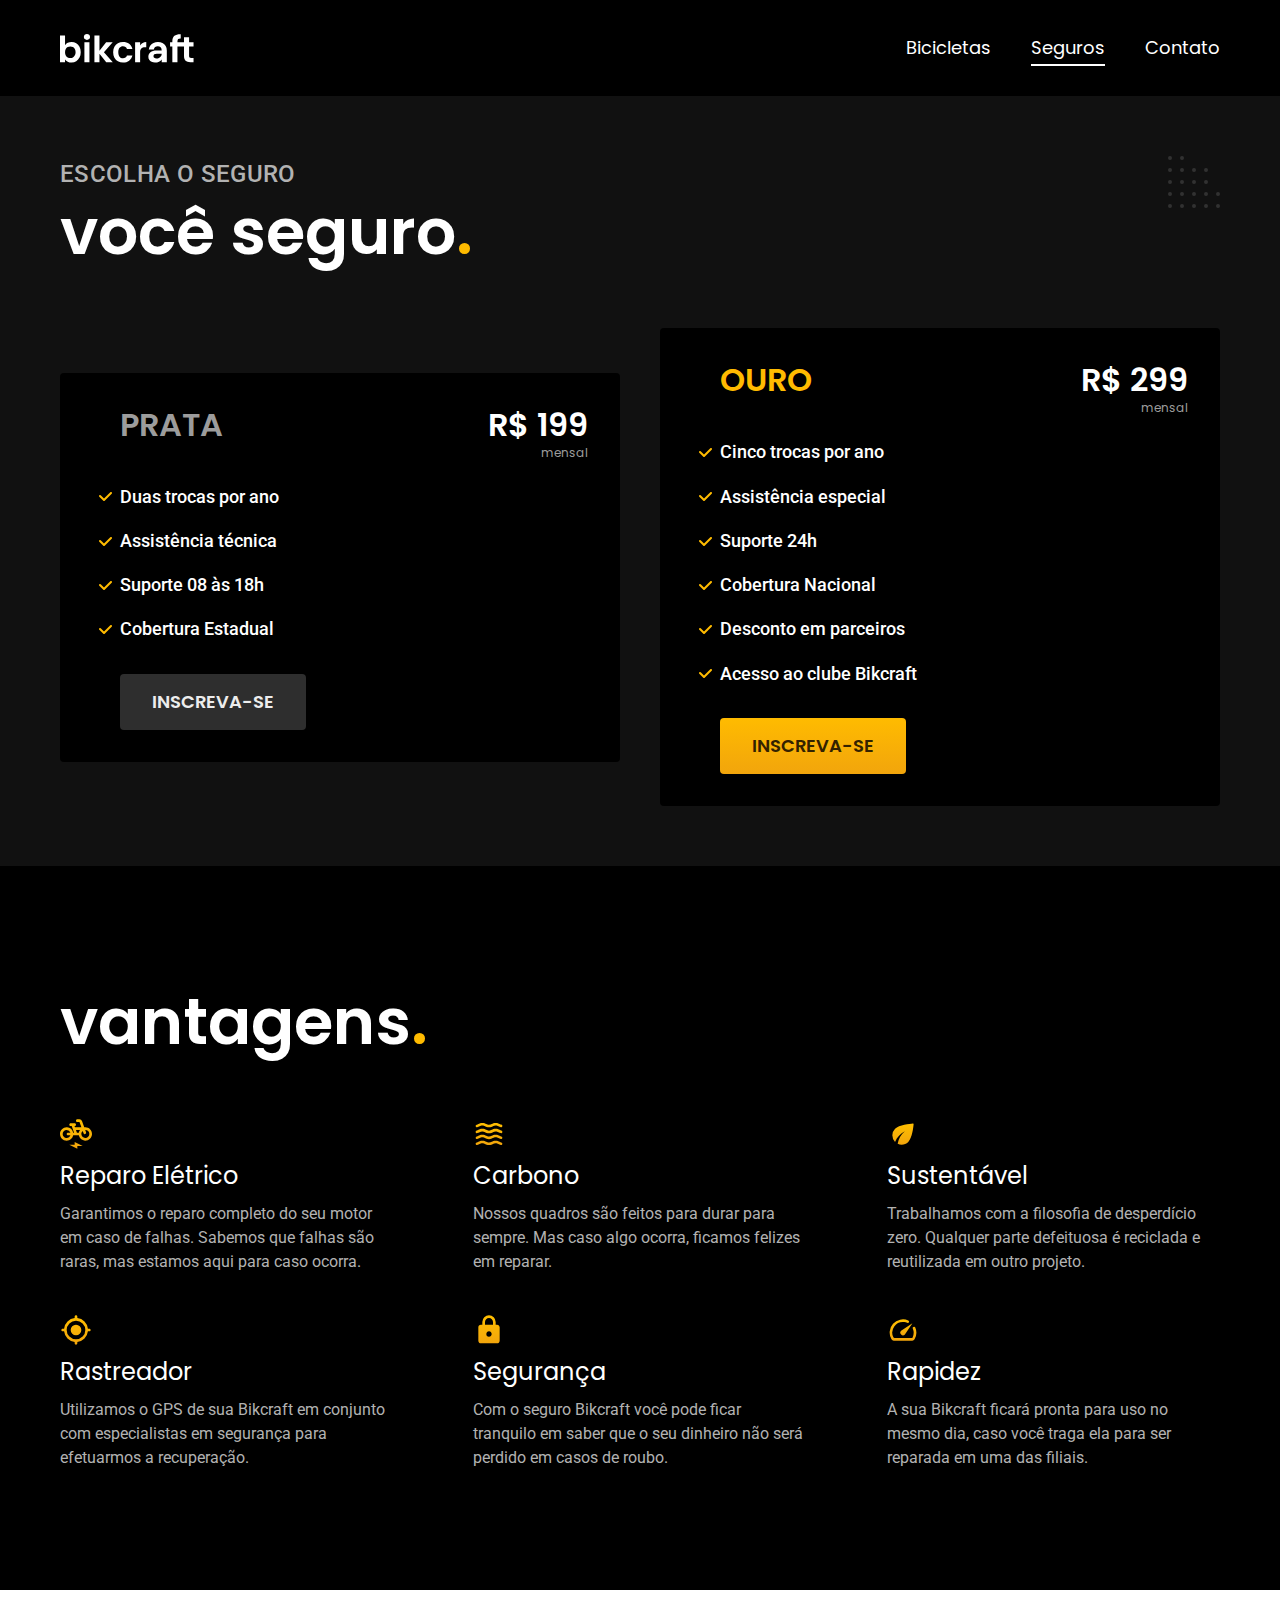
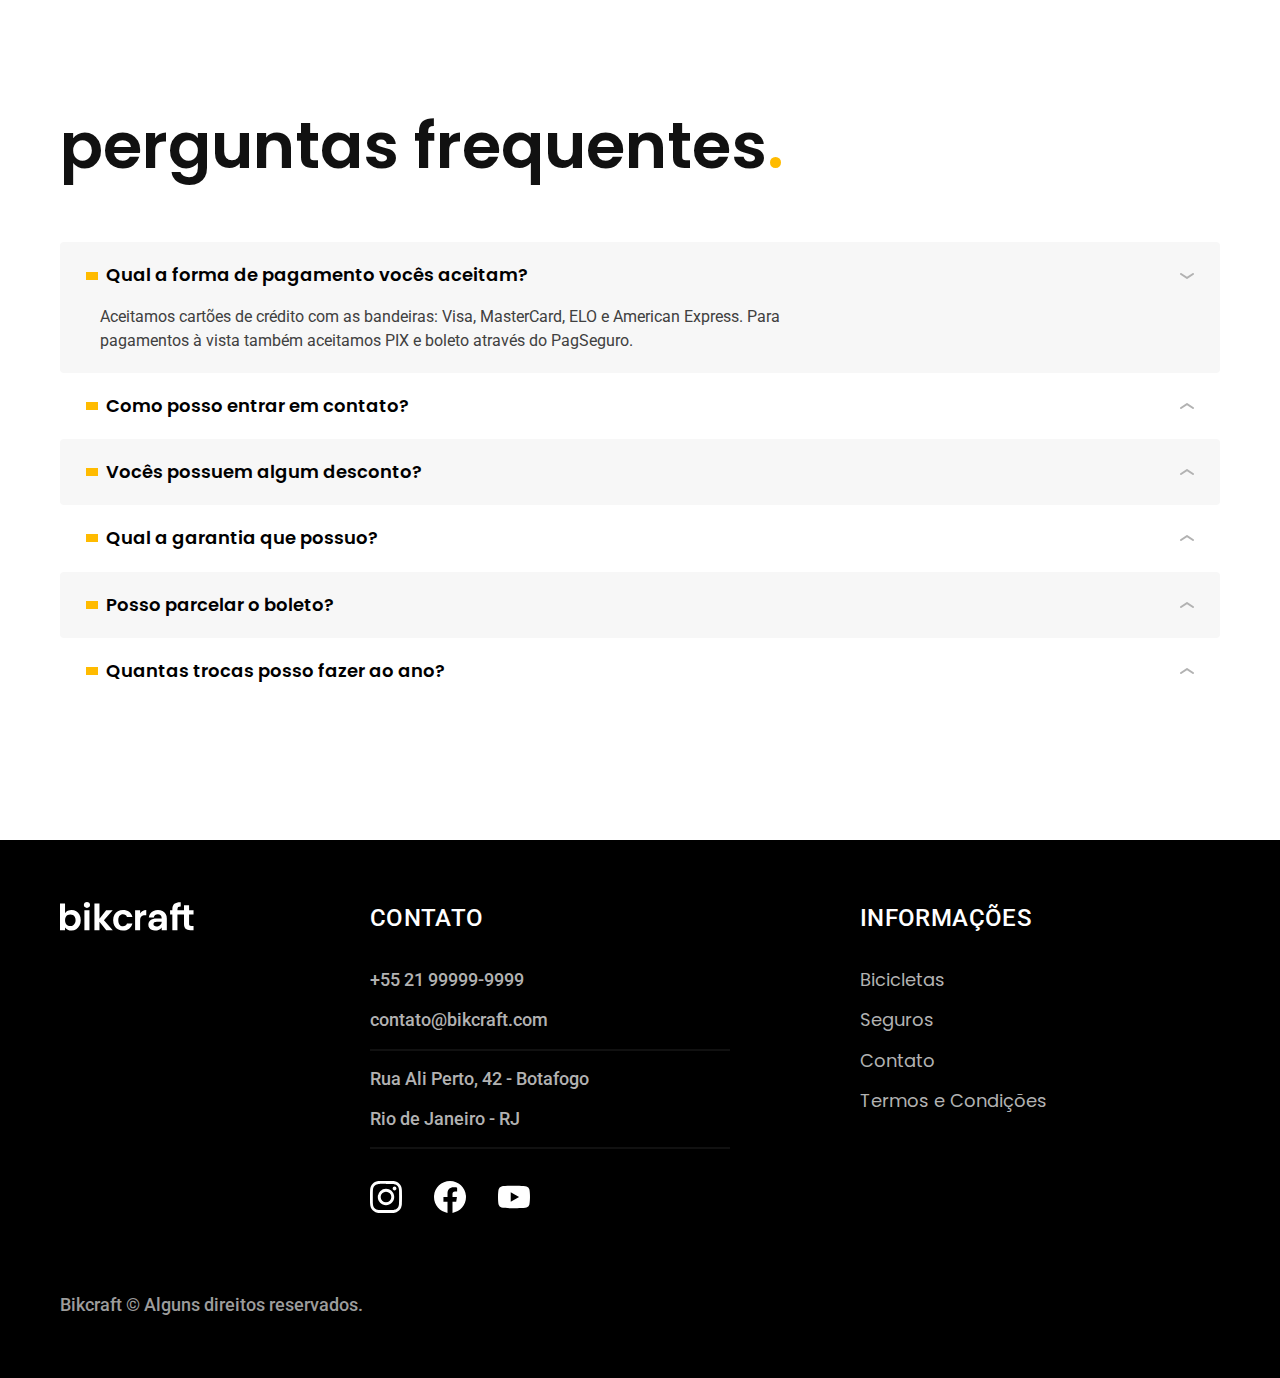
<file: seguros.html>
<!DOCTYPE html>
<html lang="pt-br">

<head>
  <meta charset="UTF-8">
  <meta name="viewport" content="width=device-width, initial-scale=1.0">
  <title>Seguros | Bikcraft </title>
  <meta name="description" content="Termos e condições.">

  <link rel="icon" href="./favicon.svg" type="image/svg+xml">
  <link rel="preload" href="./css/style.min.css" as="style">
  <link rel="stylesheet" href="./css/style.min.css">

  <script>document.documentElement.classList.add('js');</script>

  <link rel="preconnect" href="https://fonts.googleapis.com">
  <link rel="preconnect" href="https://fonts.gstatic.com" crossorigin>
  <link href="https://fonts.googleapis.com/css2?family=Merriweather:ital,wght@1,900&family=Poppins:wght@400;600&family=Roboto:wght@400;500&display=swap" rel="stylesheet">

</head>

<body id="seguros">
  <header class="header-bg">
    <div class="header container">
      <a href="./">
        <img src="./img/bikcraft.svg" width="136" height="32" alt="Bikcraft">
      </a>

      <nav aria-label="primaria">
        <ul class="header-menu font-1-m cor-0">
          <li><a href="./bicicletas.html">Bicicletas</a></li>
          <li><a href="./seguros.html">Seguros</a></li>
          <li><a href="./contato.html">Contato</a></li>
        </ul>
      </nav>
    </div>
  </header>

  <main class="seguros-bg">
    <div class="titulo-bg">
      <div class="titulo container">
        <p class="font-2-l-b cor-5">Escolha o seguro</p>
        <h1 class="font-1-xxl cor-0">você seguro<span class="cor-p1">.</span></h1>
      </div>
    </div>

    <div class="seguros container">

      <div class="seguros-item fadeInLeft" data-anime="200">
        <h3 class="font-1-xl cor-6">PRATA</h3>
        <span class="font-1-xl cor-0">R$ 199<span class="font-1-xs cor-6">mensal</span></span>
        <ul class="font-2-m cor-0">
          <li>Duas trocas por ano</li>
          <li>Assistência técnica</li>
          <li>Suporte 08 às 18h</li>
          <li>Cobertura Estadual</li>
        </ul>
        <a class="botao secundario" href="./orcamento.html?tipo=seguro&produto=prata">Inscreva-se</a>
      </div>

      <div class="seguros-item fadeInRight" data-anime="400">
        <h3 class="font-1-xl cor-p1">OURO</h3>
        <span class="font-1-xl cor-0">R$ 299<span class="font-1-xs cor-6">mensal</span></span>
        <ul class="font-2-m cor-0">
          <li>Cinco trocas por ano</li>
          <li>Assistência especial</li>
          <li>Suporte 24h</li>
          <li>Cobertura Nacional</li>
          <li>Desconto em parceiros</li>
          <li>Acesso ao clube Bikcraft</li>
        </ul>
        <a class="botao" href="./orcamento.html?tipo=seguro&produto=ouro">Inscreva-se</a>
      </div>
    </div>
  </main>

  <article class="vantagens-bg">
    <div class="vantagens container">
      <h2 class="font-1-xxl cor-0">vantagens<span class="cor-p1">.</span></h2>
      <ul>
        <li>
          <img src="./img/icones/eletrica.svg" width="32" height="32" alt="">
          <h3 class="font-1-l cor-0">Reparo Elétrico</h3>
          <p class="font-2-s cor-5">Garantimos o reparo completo do seu motor em caso de falhas. Sabemos que falhas são raras, mas estamos aqui para caso ocorra.</p>
        </li>
        <li>
          <img src="./img/icones/carbono.svg" width="32" height="32" alt="">
          <h3 class="font-1-l cor-0">Carbono</h3>
          <p class="font-2-s cor-5">Nossos quadros são feitos para durar para sempre. Mas caso algo ocorra, ficamos felizes em reparar.</p>
        </li>
        <li>
          <img src="./img/icones/sustentavel.svg" width="32" height="32" alt="">
          <h3 class="font-1-l cor-0">Sustentável</h3>
          <p class="font-2-s cor-5">Trabalhamos com a filosofia de desperdício zero. Qualquer parte defeituosa é reciclada e reutilizada em outro projeto.</p>
        </li>
        <li>
          <img src="./img/icones/rastreador.svg" width="32" height="32" alt="">
          <h3 class="font-1-l cor-0">Rastreador</h3>
          <p class="font-2-s cor-5">Utilizamos o GPS de sua Bikcraft em conjunto com especialistas em segurança para efetuarmos a recuperação.</p>
        </li>
        <li>
          <img src="./img/icones/seguro.svg" width="32" height="32" alt="">
          <h3 class="font-1-l cor-0">Segurança</h3>
          <p class="font-2-s cor-5">Com o seguro Bikcraft você pode ficar tranquilo em saber que o seu dinheiro não será perdido em casos de roubo.</p>
        </li>
        <li>
          <img src="./img/icones/velocidade.svg" width="32" height="32" alt="">
          <h3 class="font-1-l cor-0">Rapidez</h3>
          <p class="font-2-s cor-5">A sua Bikcraft ficará pronta para uso no mesmo dia, caso você traga ela para ser reparada em uma das filiais.</p>
        </li>
      </ul>
    </div>
  </article>

  <article class="perguntas container">
    <h2 class="font-1-xxl">perguntas frequentes<span class="cor-p1">.</span></h2>

    <dl>
      <div>
        <dt><button class="font-1-m-b" aria-controls="pergunta1" aria-expanded="true">Qual a forma de pagamento vocês aceitam?</button></dt>
        <dd id="pergunta1" class="font-2-s cor-9 ativa">Aceitamos cartões de crédito com as bandeiras: Visa, MasterCard, ELO e American Express. Para
          pagamentos à vista também aceitamos PIX e boleto através do PagSeguro.</dd>
      </div>
      <div>
        <dt><button class="font-1-m-b" aria-controls="pergunta2" aria-expanded="false">Como posso entrar em contato?</button></dt>
        <dd id="pergunta2" class="font-2-s cor-9">Aceitamos cartões de crédito com as bandeiras: Visa, MasterCard, ELO e American Express. Para
          pagamentos à vista também aceitamos PIX e boleto através do PagSeguro.</dd>
      </div>
      <div>
        <dt><button class="font-1-m-b" aria-controls="pergunta3" aria-expanded="false">Vocês possuem algum desconto?</button></dt>
        <dd id="pergunta3" class="font-2-s cor-9">Aceitamos cartões de crédito com as bandeiras: Visa, MasterCard, ELO e American Express. Para
          pagamentos à vista também aceitamos PIX e boleto através do PagSeguro.</dd>
      </div>
      <div>
        <dt><button class="font-1-m-b" aria-controls="pergunta4" aria-expanded="false">Qual a garantia que possuo?</button></dt>
        <dd id="pergunta4" class="font-2-s cor-9">Aceitamos cartões de crédito com as bandeiras: Visa, MasterCard, ELO e American Express. Para
          pagamentos à vista também aceitamos PIX e boleto através do PagSeguro.</dd>
      </div>
      <div>
        <dt><button class="font-1-m-b" aria-controls="pergunta5" aria-expanded="false">Posso parcelar o boleto?</button></dt>
        <dd id="pergunta5" class="font-2-s cor-9">Aceitamos cartões de crédito com as bandeiras: Visa, MasterCard, ELO e American Express. Para
          pagamentos à vista também aceitamos PIX e boleto através do PagSeguro.</dd>
      </div>
      <div>
        <dt><button class="font-1-m-b" aria-controls="pergunta6" aria-expanded="false">Quantas trocas posso fazer ao ano?</button></dt>
        <dd id="pergunta6" class="font-2-s cor-9">Aceitamos cartões de crédito com as bandeiras: Visa, MasterCard, ELO e American Express. Para
          pagamentos à vista também aceitamos PIX e boleto através do PagSeguro.</dd>
        <div>
    </dl>
  </article>

  <footer class="footer-bg">
    <div class="footer container">
      <img src="./img/bikcraft.svg" width="136" height="32" alt="Bikcraft">
      <div class="footer-contato">
        <h3 class="font-2-l-b cor-0">Contato</h3>
        <ul class="font-2-m cor-5">
          <li><a href="tel:+5521999999999">+55 21 99999-9999</a></li>
          <li><a href="mailto:contato@bikcraft.com">contato@bikcraft.com</a></li>
          <li>Rua Ali Perto, 42 - Botafogo</li>
          <li>Rio de Janeiro - RJ</li>
        </ul>
        <div class="footer-redes">
          <a href="./">
            <img src="./img/redes/instagram.svg" width="32" height="32" alt="Instagram">
          </a>
          <a href="./">
            <img src="./img/redes/facebook.svg" width="32" height="32" alt="Facebook">
          </a>
          <a href="./">
            <img src="./img/redes/youtube.svg" width="32" height="32" alt="Youtube">
          </a>
        </div>
      </div>
      <div class="footer-informacoes">
        <h3 class="font-2-l-b cor-0">Informações</h3>
        <nav>
          <ul class="font-1-m cor-5">
            <li><a href="./bicicletas.html">Bicicletas</a></li>
            <li><a href="./seguros.html">Seguros</a></li>
            <li><a href="./contato.html">Contato</a></li>
            <li><a href="./termo.html">Termos e Condições</a></li>
          </ul>
        </nav>
      </div>
      <p class="footer-copy font-2-m cor-6">Bikcraft © Alguns direitos reservados.</p>
    </div>
  </footer>
  <script src="./js/plugins/simple-anime.js"></script>
  <script src="./js/script.js"></script>
</body>

</html>
</file>
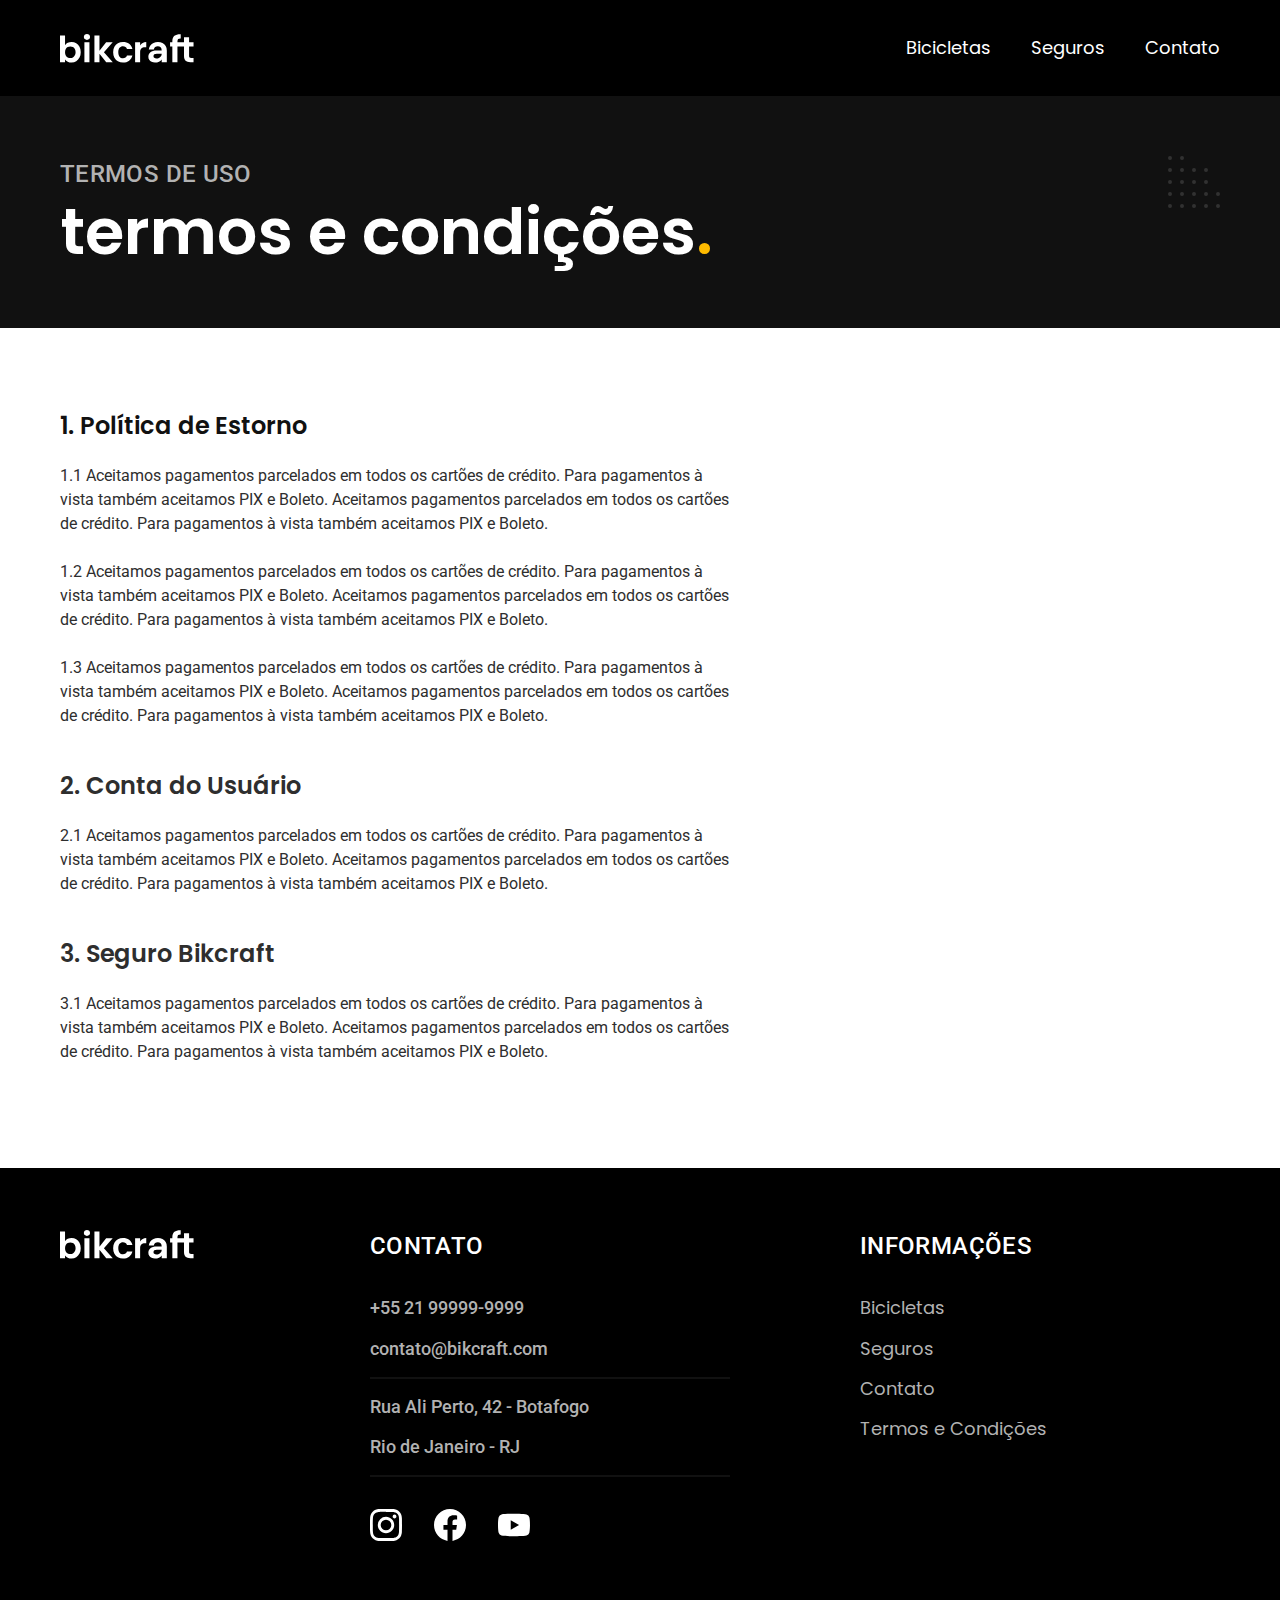
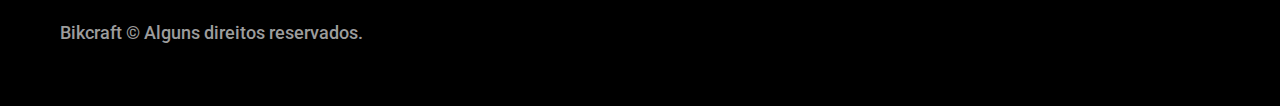
<file: termos.html>
<!DOCTYPE html>
<html lang="pt-br">

<head>
  <meta charset="UTF-8">
  <meta name="viewport" content="width=device-width, initial-scale=1.0">
  <title>Termos e Condições | Bikcraft </title>
  <meta name="description" content="Termos e condições.">

  <link rel="icon" href="./favicon.svg" type="image/svg+xml">
  <link rel="preload" href="./css/style.min.css" as="style">
  <link rel="stylesheet" href="./css/style.min.css">

  <script>document.documentElement.classList.add('js');</script>

  <link rel="preconnect" href="https://fonts.googleapis.com">
  <link rel="preconnect" href="https://fonts.gstatic.com" crossorigin>
  <link href="https://fonts.googleapis.com/css2?family=Merriweather:ital,wght@1,900&family=Poppins:wght@400;600&family=Roboto:wght@400;500&display=swap" rel="stylesheet">

</head>

<body id="termos">
  <header class="header-bg">
    <div class="header container">
      <a href="./">
        <img src="./img/bikcraft.svg" width="136" height="32" alt="Bikcraft">
      </a>

      <nav aria-label="primaria">
        <ul class="header-menu font-1-m cor-0">
          <li><a href="./bicicletas.html">Bicicletas</a></li>
          <li><a href="./seguros.html">Seguros</a></li>
          <li><a href="./contato.html">Contato</a></li>
        </ul>
      </nav>
    </div>
  </header>

  <main>
    <div class="titulo-bg">
      <div class="titulo container">
        <p class="font-2-l-b cor-5">Termos de uso</p>
        <h1 class="font-1-xxl cor-0">termos e condições<span class="cor-p1">.</span></h1>
      </div>

    </div>

    <div class="termos font-2-s cor-10 container">
      <h2 class="font-1-l cor-11">
        1. Política de Estorno
      </h2>
      <p>1.1 Aceitamos pagamentos parcelados em todos os cartões de crédito. Para pagamentos à vista também aceitamos PIX e Boleto. Aceitamos pagamentos parcelados em todos os cartões de crédito. Para pagamentos à vista também aceitamos PIX e Boleto.
      </p>
      <p>1.2 Aceitamos pagamentos parcelados em todos os cartões de crédito. Para pagamentos à vista também aceitamos PIX e Boleto. Aceitamos pagamentos parcelados em todos os cartões de crédito. Para pagamentos à vista também aceitamos PIX e Boleto.
      </p>
      <p>1.3 Aceitamos pagamentos parcelados em todos os cartões de crédito. Para pagamentos à vista também aceitamos PIX e Boleto. Aceitamos pagamentos parcelados em todos os cartões de crédito. Para pagamentos à vista também aceitamos PIX e Boleto.
      </p>
      <h2 class="font-1-l cor-">2. Conta do Usuário</h2>
      <p>2.1 Aceitamos pagamentos parcelados em todos os cartões de crédito. Para pagamentos à vista também aceitamos PIX e Boleto. Aceitamos pagamentos parcelados em todos os cartões de crédito. Para pagamentos à vista também aceitamos PIX e Boleto.
      </p>
      <h2 class="font-1-l cor-">3. Seguro Bikcraft </h2>
      <p>3.1 Aceitamos pagamentos parcelados em todos os cartões de crédito. Para pagamentos à vista também aceitamos PIX e Boleto. Aceitamos pagamentos parcelados em todos os cartões de crédito. Para pagamentos à vista também aceitamos PIX e Boleto.
      </p>

    </div>
  </main>

  <footer class="footer-bg">
    <div class="footer container">
      <img src="./img/bikcraft.svg" width="136" height="32" alt="Bikcraft">
      <div class="footer-contato">
        <h3 class="font-2-l-b cor-0">Contato</h3>
        <ul class="font-2-m cor-5">
          <li><a href="tel:+5521999999999">+55 21 99999-9999</a></li>
          <li><a href="mailto:contato@bikcraft.com">contato@bikcraft.com</a></li>
          <li>Rua Ali Perto, 42 - Botafogo</li>
          <li>Rio de Janeiro - RJ</li>
        </ul>
        <div class="footer-redes">
          <a href="./">
            <img src="./img/redes/instagram.svg" width="32" height="32" alt="Instagram">
          </a>
          <a href="./">
            <img src="./img/redes/facebook.svg" width="32" height="32" alt="Facebook">
          </a>
          <a href="./">
            <img src="./img/redes/youtube.svg" width="32" height="32" alt="Youtube">
          </a>
        </div>
      </div>
      <div class="footer-informacoes">
        <h3 class="font-2-l-b cor-0">Informações</h3>
        <nav>
          <ul class="font-1-m cor-5">
            <li><a href="./bicicletas.html">Bicicletas</a></li>
            <li><a href="./seguros.html">Seguros</a></li>
            <li><a href="./contato.html">Contato</a></li>
            <li><a href="./termo.html">Termos e Condições</a></li>
          </ul>
        </nav>
      </div>
      <p class="footer-copy font-2-m cor-6">Bikcraft © Alguns direitos reservados.</p>
    </div>
  </footer>
  <script src="./js/script.js"></script>
</body>

</html>
</file>
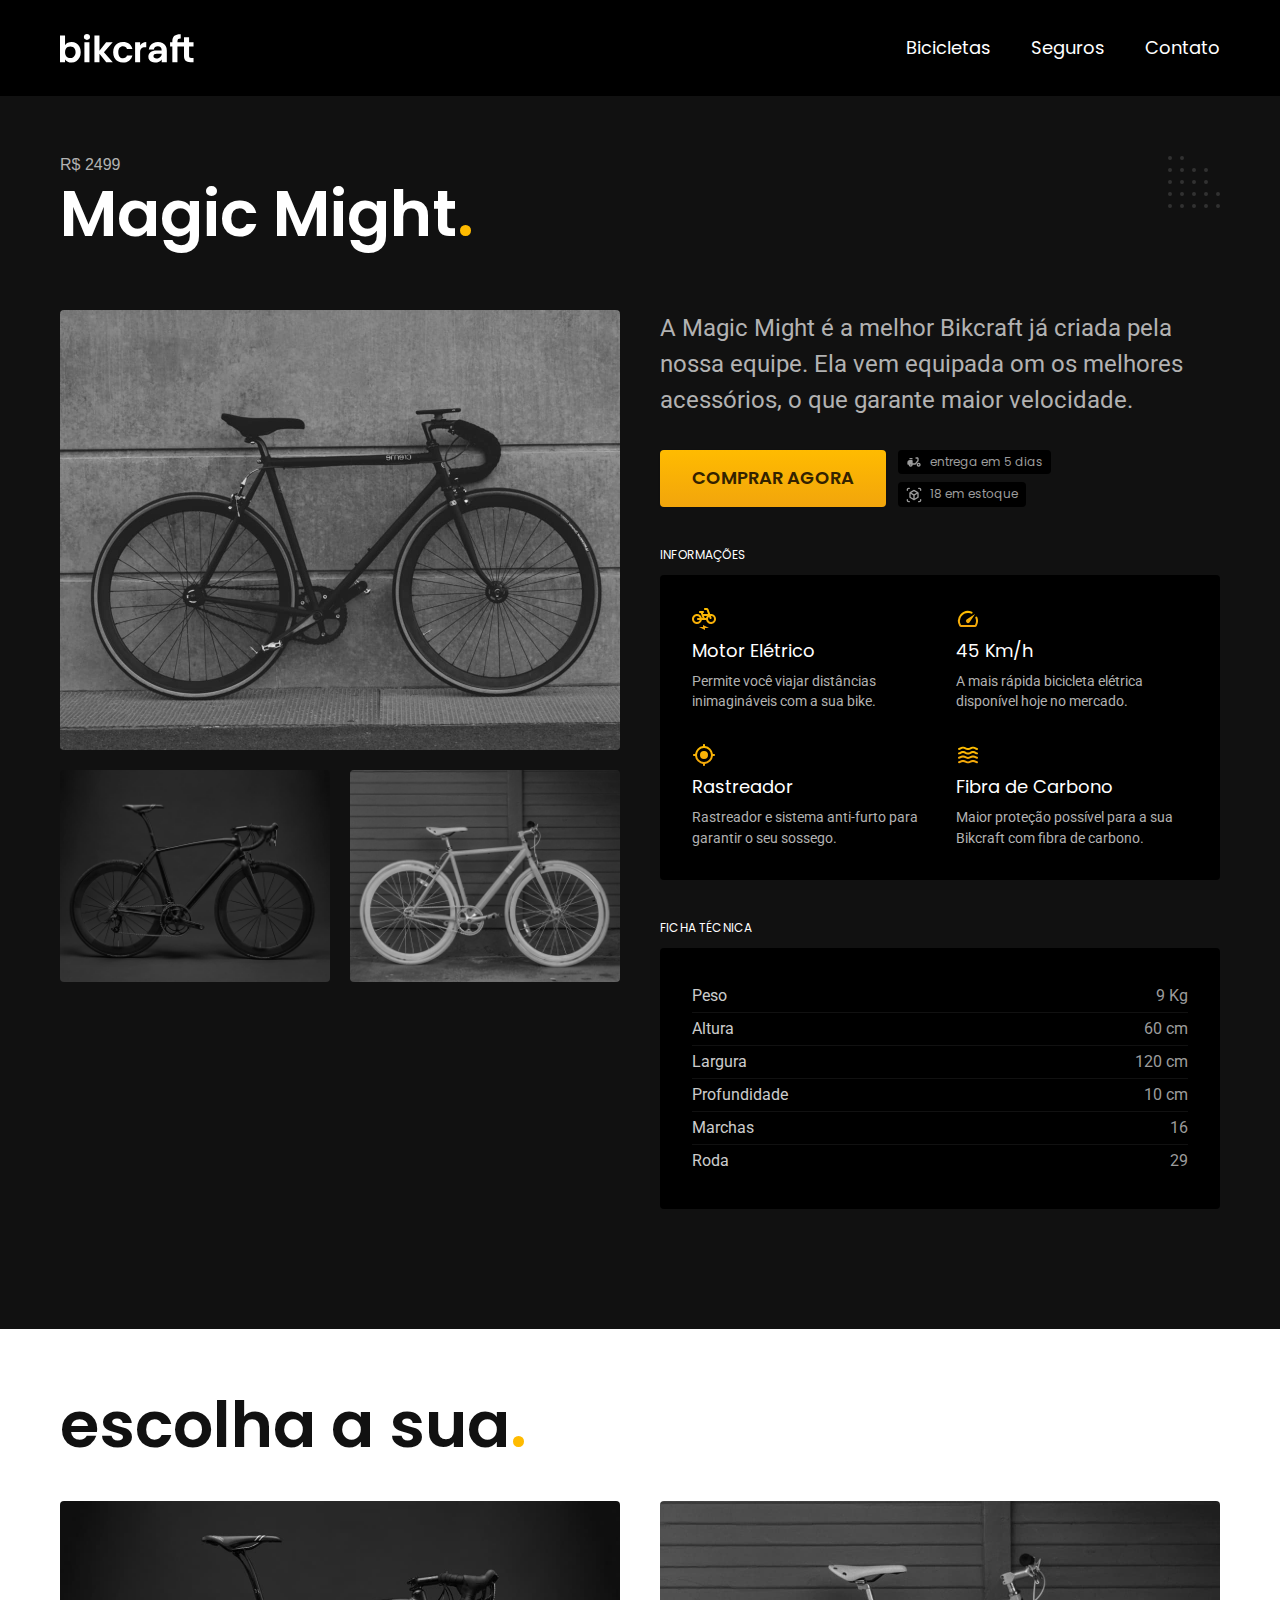
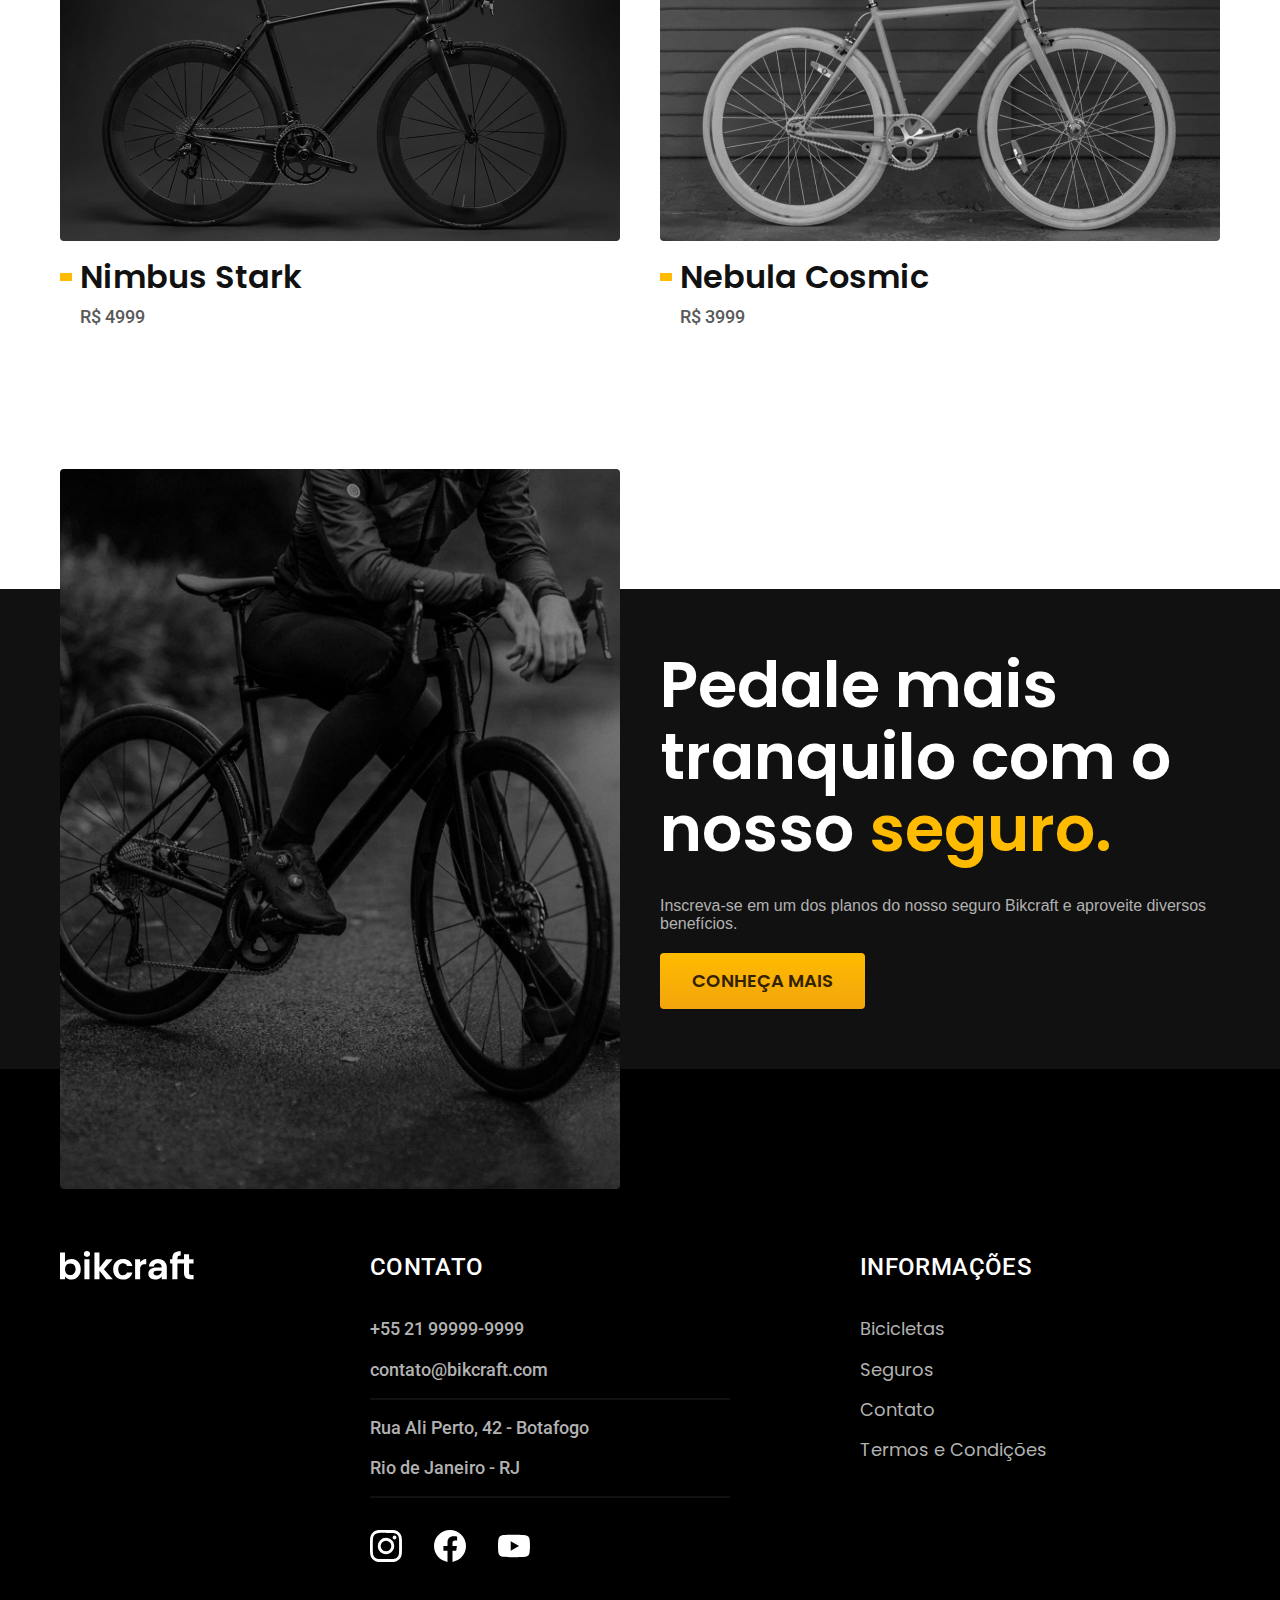
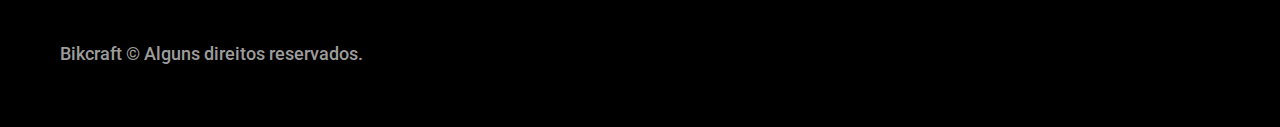
<file: bicicletas/magic.html>
<!DOCTYPE html>
<html lang="pt-br">

<head>
  <meta charset="UTF-8">
  <meta name="viewport" content="width=device-width, initial-scale=1.0">
  <title>Magic Might | Bikcraft </title>
  <meta name="description" content="Termos e condições.">

  <link rel="icon" href="../favicon.svg" type="image/svg+xml">
  <link rel="preload" href="../css/style.min.css" as="style">
  <link rel="stylesheet" href="../css/style.min.css">

  <script>document.documentElement.classList.add('js');</script>

  <link rel="preconnect" href="https://fonts.googleapis.com">
  <link rel="preconnect" href="https://fonts.gstatic.com" crossorigin>
  <link href="https://fonts.googleapis.com/css2?family=Merriweather:ital,wght@1,900&family=Poppins:wght@400;600&family=Roboto:wght@400;500&display=swap" rel="stylesheet">

</head>

<body id="bicicleta">
  <header class="header-bg">
    <div class="header container">
      <a href="../">
        <img src="../img/bikcraft.svg" width="136" height="32" alt="Bikcraft">
      </a>

      <nav aria-label="primaria">
        <ul class="header-menu font-1-m cor-0">
          <li><a href="../bicicletas.html">Bicicletas</a></li>
          <li><a href="../seguros.html">Seguros</a></li>
          <li><a href="../contato.html">Contato</a></li>
        </ul>
      </nav>
    </div>
  </header>

  <main class="titulo-bg">
    <div>
      <div class="titulo container">
        <p class="font-2-l-xl cor-5">R$ 2499</p>
        <h1 class="font-1-xxl cor-0">Magic Might<span class="cor-p1">.</span></h1>
      </div>
    </div>
    <div class="bicicleta container">
      <div class="bicicleta-imagens">
        <img src="../img/bicicleta/nimbus2.jpg" width="1120" height="880" alt="Bicicleta 2">
        <img src="../img/bicicleta/nimbus1.jpg" width="1120" height="880" alt="Bicicleta 1">
        <img src="../img/bicicleta/nimbus3.jpg" width="1120" height="880" alt="Bicicleta 3">
      </div>
      <div class="bicicleta-conteudo">
        <p class="font-2-l cor-5">A Magic Might é a melhor Bikcraft já criada pela nossa equipe. Ela vem equipada om os melhores acessórios, o que garante maior velocidade.</p>
        <div class="bicicleta-comprar">
          <a class="botao" href="../orcamento.html?tipo=bikcraft&produto=magic">Comprar Agora</a>
          <span class="font-1-xs cor-6"><img src="../img/icones/entrega.svg" width="16" height="16" alt="">entrega em 5 dias</span>
          <span class="font-1-xs cor-6"><img src="../img/icones/estoque.svg" width="16" height="16" alt="">18 em estoque</span>

        </div>
        <h2 class="font-1-xs cor-0">Informações</h2>
        <ul class="bicicleta-informacoes">
          <li>
            <img src="../img/icones/eletrica.svg" width="32" height="32" alt="">
            <h3 class="font-1-m cor-0">Motor Elétrico</h3>
            <p class="font-2-xs cor-5">Permite você viajar distâncias inimagináveis com a sua bike.</p>
          </li>
          <li>
            <img src="../img/icones/velocidade.svg" width="32" height="32" alt="">
            <h3 class="font-1-m cor-0">45 Km/h</h3>
            <p class="font-2-xs cor-5">A mais rápida bicicleta elétrica disponível hoje no mercado.</p>
          </li>
          <li>
            <img src="../img/icones/rastreador.svg" width="32" height="32" alt="">
            <h3 class="font-1-m cor-0">Rastreador</h3>
            <p class="font-2-xs cor-5">Rastreador e sistema anti-furto para garantir o seu sossego.</p>
          </li>
          <li>
            <img src="../img/icones/carbono.svg" width="32" height="32" alt="">
            <h3 class="font-1-m cor-0">Fibra de Carbono</h3>
            <p class="font-2-xs cor-5">Maior proteção possível para a sua Bikcraft com fibra de carbono.</p>
          </li>
        </ul>
        <h2 class="font-1-xs cor-0">Ficha Técnica</h2>
        <ul class="bicicleta-ficha font-2-s cor-4">
          <li>Peso <span>9 Kg</span></li>
          <li>Altura <span>60 cm</span></li>
          <li>Largura <span>120 cm</span></li>
          <li>Profundidade <span>10 cm</span></li>
          <li>Marchas <span>16</span></li>
          <li>Roda <span>29</span></li>
        </ul>
      </div>
    </div>
  </main>

  <article class="bicicletas-lista container">
    <h2 class="font-1-xxl">escolha a sua<span class="cor-p1">.</span></h2>


    <ul>
      <li>
        <a href="./nimbus.html">
          <img src="../img/bicicletas/nimbus.jpg" width="1120" height="880" alt="Bicicleta Preta">
          <h3 class="font-1-xl">Nimbus Stark</h3>
          <span class="font-2-m cor-8">R$ 4999</span>
        </a>
      </li>
      <li>
        <a href="./nebula.html">
          <img src="../img/bicicletas/nebula.jpg" width="1120" height="880" alt="Bicicleta Preta">
          <h3 class="font-1-xl">Nebula Cosmic</h3>
          <span class="font-2-m cor-8">R$ 3999</span>
        </a>
      </li>
    </ul>
  </article>

  <article class="seguro-bg">
    <div class="seguro container">
      <div class="seguro-imagem">
        <img src="../img/fotos/seguros.jpg" width="1360" height="1512" alt="Pessoa parada em cima de uma bibicleta.">
      </div>
      <div class="seguro-conteudo">
        <h2 class="font-1-xxl cor-0">Pedale mais tranquilo com o nosso <span class="cor-p1">seguro.</span></h2>
        <p class="font-2-l- cor-5">Inscreva-se em um dos planos do nosso seguro Bikcraft e aproveite diversos benefícios.</p>
        <a class="botao" href="../seguros.html">Conheça Mais</a>
      </div>
    </div>
  </article>

  <footer class="footer-bg">
    <div class="footer container">
      <img src="../img/bikcraft.svg" width="136" height="32" alt="Bikcraft">
      <div class="footer-contato">
        <h3 class="font-2-l-b cor-0">Contato</h3>
        <ul class="font-2-m cor-5">
          <li><a href="tel:+5521999999999">+55 21 99999-9999</a></li>
          <li><a href="mailto:contato@bikcraft.com">contato@bikcraft.com</a></li>
          <li>Rua Ali Perto, 42 - Botafogo</li>
          <li>Rio de Janeiro - RJ</li>
        </ul>
        <div class="footer-redes">
          <a href="../">
            <img src="../img/redes/instagram.svg" width="32" height="32" alt="Instagram">
          </a>
          <a href="../">
            <img src="../img/redes/facebook.svg" width="32" height="32" alt="Facebook">
          </a>
          <a href="../">
            <img src="../img/redes/youtube.svg" width="32" height="32" alt="Youtube">
          </a>
        </div>
      </div>
      <div class="footer-informacoes">
        <h3 class="font-2-l-b cor-0">Informações</h3>
        <nav>
          <ul class="font-1-m cor-5">
            <li><a href="../bicicletas.html">Bicicletas</a></li>
            <li><a href="../seguros.html">Seguros</a></li>
            <li><a href="../contato.html">Contato</a></li>
            <li><a href="../termo.html">Termos e Condições</a></li>
          </ul>
        </nav>
      </div>
      <p class="footer-copy font-2-m cor-6">Bikcraft © Alguns direitos reservados.</p>
    </div>
  </footer>
  <script src="../js/script.js"></script>
</body>

</html>
</file>
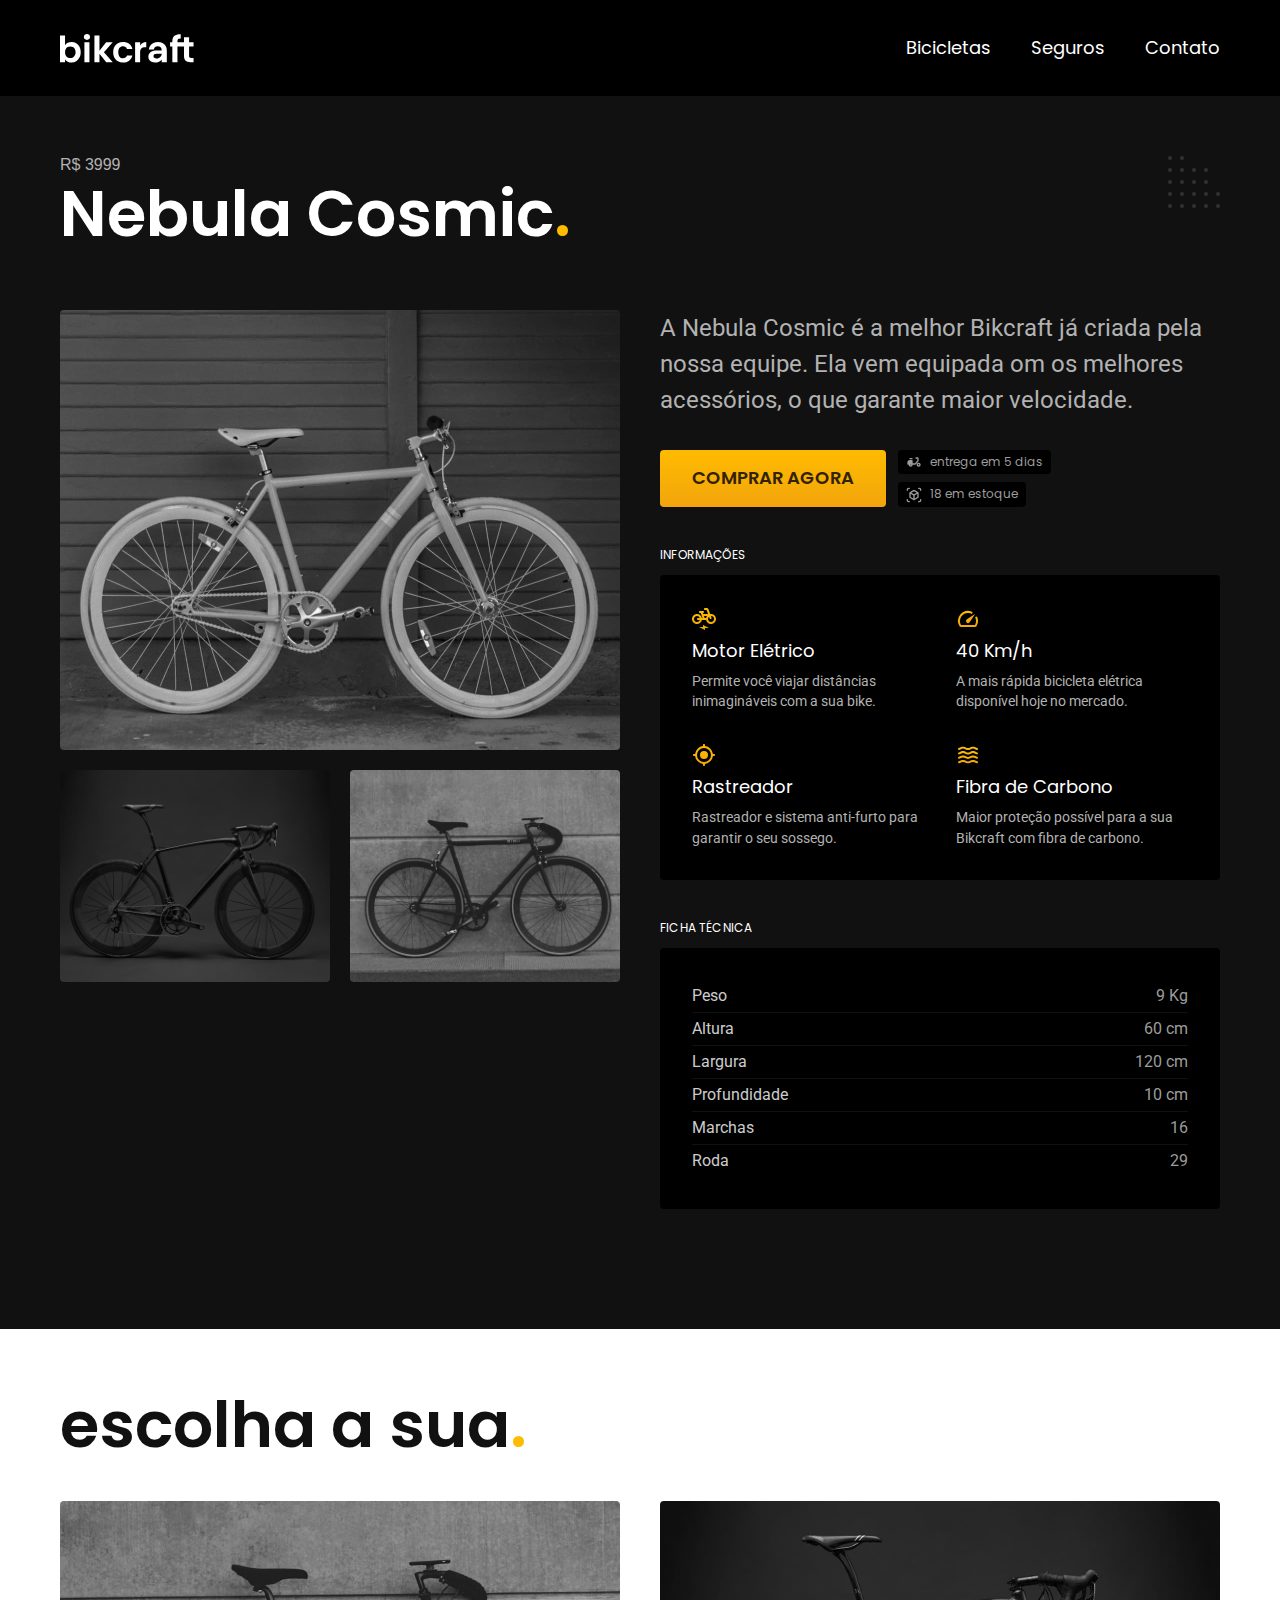
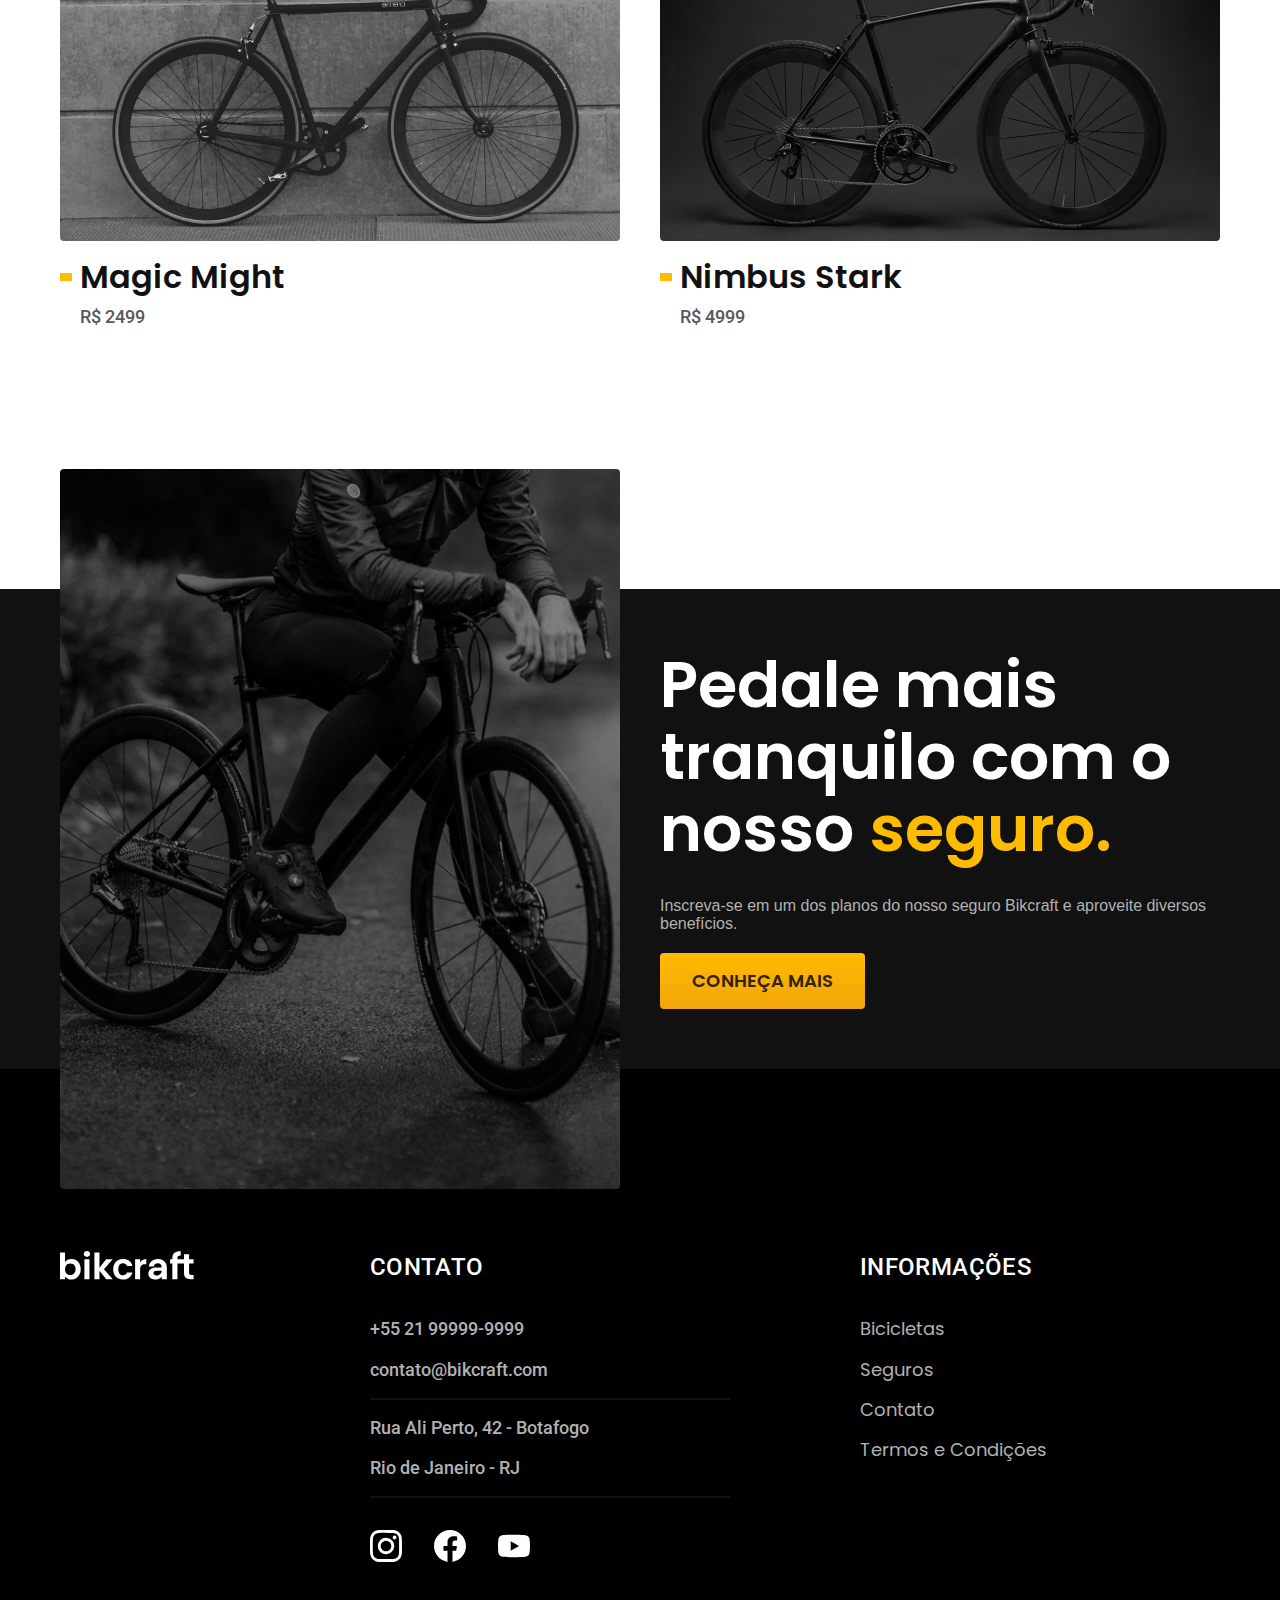
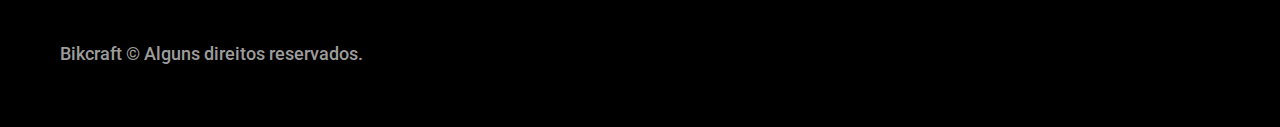
<file: bicicletas/nebula.html>
<!DOCTYPE html>
<html lang="pt-br">

<head>
  <meta charset="UTF-8">
  <meta name="viewport" content="width=device-width, initial-scale=1.0">
  <title>Nebula Cosmic | Bikcraft </title>
  <meta name="description" content="Termos e condições.">

  <link rel="icon" href="../favicon.svg" type="image/svg+xml">
  <link rel="preload" href="../css/style.min.css" as="style">
  <link rel="stylesheet" href="../css/style.min.css">

  <script>document.documentElement.classList.add('js');</script>

  <link rel="preconnect" href="https://fonts.googleapis.com">
  <link rel="preconnect" href="https://fonts.gstatic.com" crossorigin>
  <link href="https://fonts.googleapis.com/css2?family=Merriweather:ital,wght@1,900&family=Poppins:wght@400;600&family=Roboto:wght@400;500&display=swap" rel="stylesheet">

</head>

<body id="bicicleta">
  <header class="header-bg">
    <div class="header container">
      <a href="../">
        <img src="../img/bikcraft.svg" width="136" height="32" alt="Bikcraft">
      </a>

      <nav aria-label="primaria">
        <ul class="header-menu font-1-m cor-0">
          <li><a href="../bicicletas.html">Bicicletas</a></li>
          <li><a href="../seguros.html">Seguros</a></li>
          <li><a href="../contato.html">Contato</a></li>
        </ul>
      </nav>
    </div>
  </header>

  <main class="titulo-bg">
    <div>
      <div class="titulo container">
        <p class="font-2-l-xl cor-5">R$ 3999</p>
        <h1 class="font-1-xxl cor-0">Nebula Cosmic<span class="cor-p1">.</span></h1>
      </div>
    </div>
    <div class="bicicleta container">
      <div class="bicicleta-imagens">
        <img src="../img/bicicleta/nimbus3.jpg" width="1120" height="880" alt="Bicicleta 3">
        <img src="../img/bicicleta/nimbus1.jpg" width="1120" height="880" alt="Bicicleta 1">
        <img src="../img/bicicleta/nimbus2.jpg" width="1120" height="880" alt="Bicicleta 2">
      </div>
      <div class="bicicleta-conteudo">
        <p class="font-2-l cor-5">A Nebula Cosmic é a melhor Bikcraft já criada pela nossa equipe. Ela vem equipada om os melhores acessórios, o que garante maior velocidade.</p>
        <div class="bicicleta-comprar">
          <a class="botao" href="../orcamento.html?tipo=bikcraft&produto=nebula">Comprar Agora</a>
          <span class="font-1-xs cor-6"><img src="../img/icones/entrega.svg" width="16" height="16" alt="">entrega em 5 dias</span>
          <span class="font-1-xs cor-6"><img src="../img/icones/estoque.svg" width="16" height="16" alt="">18 em estoque</span>

        </div>
        <h2 class="font-1-xs cor-0">Informações</h2>
        <ul class="bicicleta-informacoes">
          <li>
            <img src="../img/icones/eletrica.svg" width="32" height="32" alt="">
            <h3 class="font-1-m cor-0">Motor Elétrico</h3>
            <p class="font-2-xs cor-5">Permite você viajar distâncias inimagináveis com a sua bike.</p>
          </li>
          <li>
            <img src="../img/icones/velocidade.svg" width="32" height="32" alt="">
            <h3 class="font-1-m cor-0">40 Km/h</h3>
            <p class="font-2-xs cor-5">A mais rápida bicicleta elétrica disponível hoje no mercado.</p>
          </li>
          <li>
            <img src="../img/icones/rastreador.svg" width="32" height="32" alt="">
            <h3 class="font-1-m cor-0">Rastreador</h3>
            <p class="font-2-xs cor-5">Rastreador e sistema anti-furto para garantir o seu sossego.</p>
          </li>
          <li>
            <img src="../img/icones/carbono.svg" width="32" height="32" alt="">
            <h3 class="font-1-m cor-0">Fibra de Carbono</h3>
            <p class="font-2-xs cor-5">Maior proteção possível para a sua Bikcraft com fibra de carbono.</p>
          </li>
        </ul>
        <h2 class="font-1-xs cor-0">Ficha Técnica</h2>
        <ul class="bicicleta-ficha font-2-s cor-4">
          <li>Peso <span>9 Kg</span></li>
          <li>Altura <span>60 cm</span></li>
          <li>Largura <span>120 cm</span></li>
          <li>Profundidade <span>10 cm</span></li>
          <li>Marchas <span>16</span></li>
          <li>Roda <span>29</span></li>
        </ul>
      </div>
    </div>
  </main>

  <article class="bicicletas-lista container">
    <h2 class="font-1-xxl">escolha a sua<span class="cor-p1">.</span></h2>


    <ul>
      <li>
        <a href="./magic.html">
          <img src="../img/bicicletas/magic.jpg" width="1120" height="880" alt="Bicicleta Preta">
          <h3 class="font-1-xl">Magic Might</h3>
          <span class="font-2-m cor-8">R$ 2499</span>
        </a>
      </li>
      <li>
        <a href="./nimbus.html">
          <img src="../img/bicicletas/nimbus.jpg" width="1120" height="880" alt="Bicicleta Preta">
          <h3 class="font-1-xl">Nimbus Stark</h3>
          <span class="font-2-m cor-8">R$ 4999</span>
        </a>
      </li>
    </ul>
  </article>

  <article class="seguro-bg">
    <div class="seguro container">
      <div class="seguro-imagem">
        <img src="../img/fotos/seguros.jpg" width="1360" height="1512" alt="Pessoa parada em cima de uma bibicleta.">
      </div>
      <div class="seguro-conteudo">
        <h2 class="font-1-xxl cor-0">Pedale mais tranquilo com o nosso <span class="cor-p1">seguro.</span></h2>
        <p class="font-2-l- cor-5">Inscreva-se em um dos planos do nosso seguro Bikcraft e aproveite diversos benefícios.</p>
        <a class="botao" href="../seguros.html">Conheça Mais</a>
      </div>
    </div>
  </article>

  <footer class="footer-bg">
    <div class="footer container">
      <img src="../img/bikcraft.svg" alt="Bikcraft">
      <div class="footer-contato">
        <h3 class="font-2-l-b cor-0">Contato</h3>
        <ul class="font-2-m cor-5">
          <li><a href="tel:+5521999999999">+55 21 99999-9999</a></li>
          <li><a href="mailto:contato@bikcraft.com">contato@bikcraft.com</a></li>
          <li>Rua Ali Perto, 42 - Botafogo</li>
          <li>Rio de Janeiro - RJ</li>
        </ul>
        <div class="footer-redes">
          <a href="../">
            <img src="../img/redes/instagram.svg" width="32" height="32" alt="Instagram">
          </a>
          <a href="../">
            <img src="../img/redes/facebook.svg" width="32" height="32" alt="Facebook">
          </a>
          <a href="../">
            <img src="../img/redes/youtube.svg" width="32" height="32" alt="Youtube">
          </a>
        </div>
      </div>
      <div class="footer-informacoes">
        <h3 class="font-2-l-b cor-0">Informações</h3>
        <nav>
          <ul class="font-1-m cor-5">
            <li><a href="../bicicletas.html">Bicicletas</a></li>
            <li><a href="../seguros.html">Seguros</a></li>
            <li><a href="../contato.html">Contato</a></li>
            <li><a href="../termo.html">Termos e Condições</a></li>
          </ul>
        </nav>
      </div>
      <p class="footer-copy font-2-m cor-6">Bikcraft © Alguns direitos reservados.</p>
    </div>
  </footer>
  <script src="../js/script.js"></script>
</body>

</html>
</file>
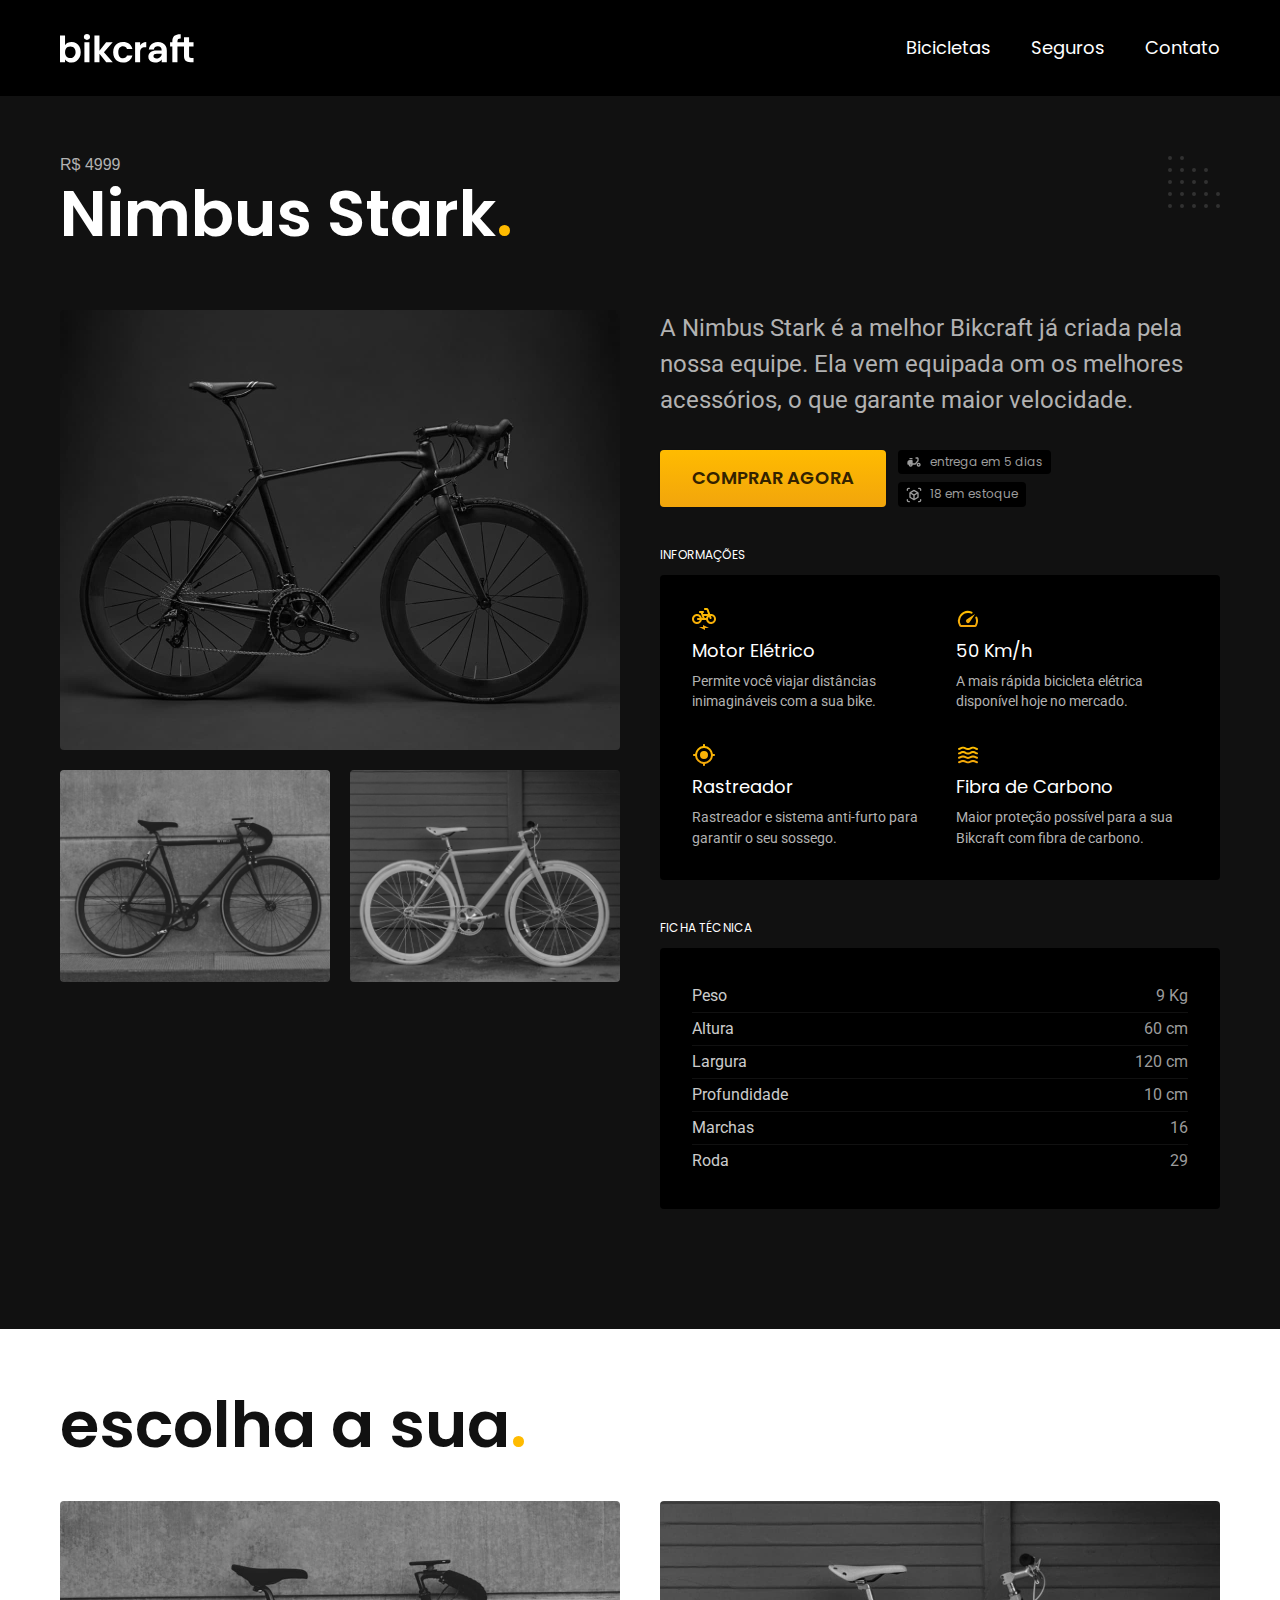
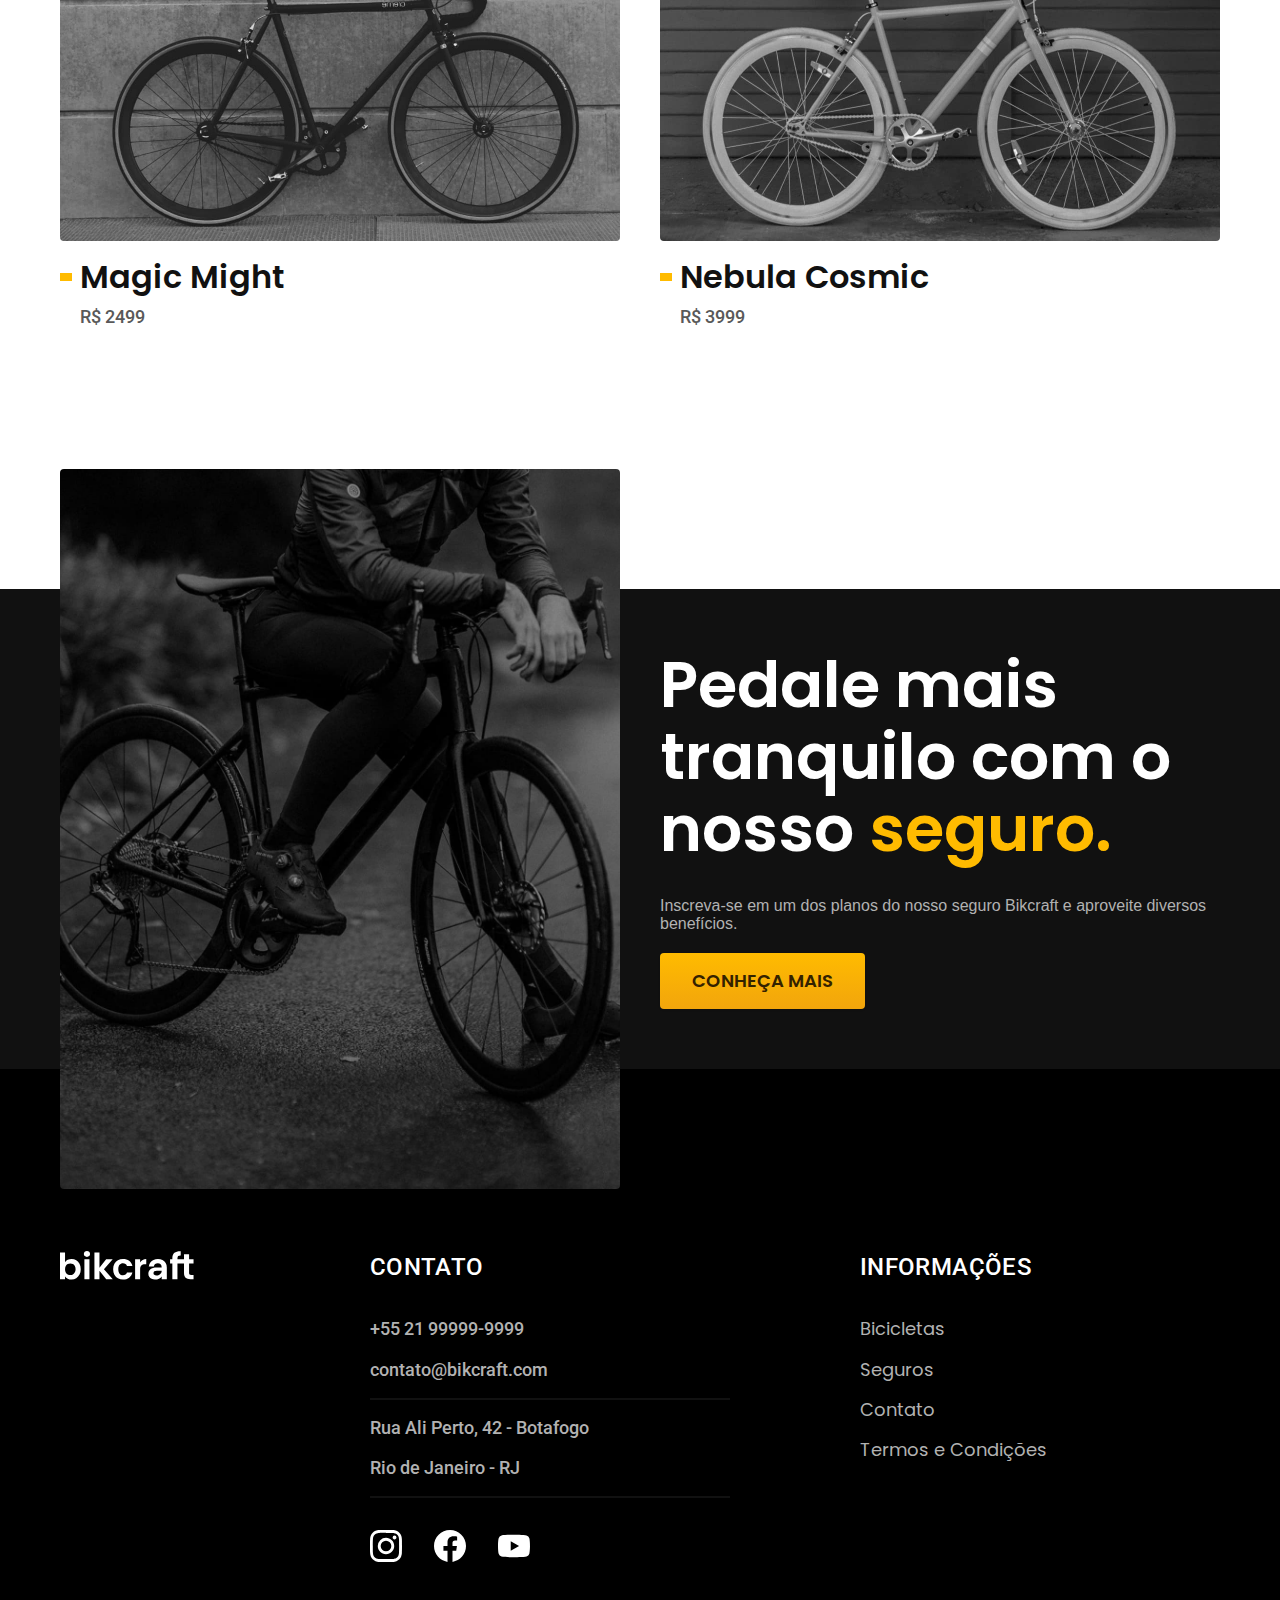
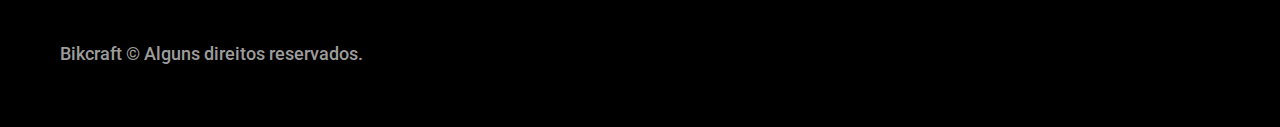
<file: bicicletas/nimbus.html>
<!DOCTYPE html>
<html lang="pt-br">

<head>
  <meta charset="UTF-8">
  <meta name="viewport" content="width=device-width, initial-scale=1.0">
  <title>Nimbus Stark | Bikcraft </title>
  <meta name="description" content="Termos e condições.">

  <link rel="icon" href="../favicon.svg" type="image/svg+xml">
  <link rel="preload" href="../css/style.min.css" as="style">
  <link rel="stylesheet" href="../css/style.min.css">

  <script>document.documentElement.classList.add('js');</script>

  <link rel="preconnect" href="https://fonts.googleapis.com">
  <link rel="preconnect" href="https://fonts.gstatic.com" crossorigin>
  <link href="https://fonts.googleapis.com/css2?family=Merriweather:ital,wght@1,900&family=Poppins:wght@400;600&family=Roboto:wght@400;500&display=swap" rel="stylesheet">

</head>

<body id="bicicleta">
  <header class="header-bg">
    <div class="header container">
      <a href="../">
        <img src="../img/bikcraft.svg" width="136" height="32" alt="Bikcraft">
      </a>

      <nav aria-label="primaria">
        <ul class="header-menu font-1-m cor-0">
          <li><a href="../bicicletas.html">Bicicletas</a></li>
          <li><a href="../seguros.html">Seguros</a></li>
          <li><a href="../contato.html">Contato</a></li>
        </ul>
      </nav>
    </div>
  </header>

  <main class="titulo-bg">
    <div>
      <div class="titulo container">
        <p class="font-2-l-xl cor-5">R$ 4999</p>
        <h1 class="font-1-xxl cor-0">Nimbus Stark<span class="cor-p1">.</span></h1>
      </div>
    </div>
    <div class="bicicleta container">
      <div class="bicicleta-imagens">
        <img src="../img/bicicleta/nimbus1.jpg" width="1120" height="880" alt="Bicicleta 1">
        <img src="../img/bicicleta/nimbus2.jpg" width="1120" height="880" alt="Bicicleta 2">
        <img src="../img/bicicleta/nimbus3.jpg" width="1120" height="880" alt="Bicicleta 3">
      </div>
      <div class="bicicleta-conteudo">
        <p class="font-2-l cor-5">A Nimbus Stark é a melhor Bikcraft já criada pela nossa equipe. Ela vem equipada om os melhores acessórios, o que garante maior velocidade.</p>
        <div class="bicicleta-comprar">
          <a class="botao" href="../orcamento.html?tipo=bikcraft&produto=nimbus">Comprar Agora</a>
          <span class="font-1-xs cor-6"><img src="../img/icones/entrega.svg" width="16" height="16" alt="">entrega em 5 dias</span>
          <span class="font-1-xs cor-6"><img src="../img/icones/estoque.svg" width="16" height="16" alt="">18 em estoque</span>

        </div>
        <h2 class="font-1-xs cor-0">Informações</h2>
        <ul class="bicicleta-informacoes">
          <li>
            <img src="../img/icones/eletrica.svg" width="32" height="32" alt="">
            <h3 class="font-1-m cor-0">Motor Elétrico</h3>
            <p class="font-2-xs cor-5">Permite você viajar distâncias inimagináveis com a sua bike.</p>
          </li>
          <li>
            <img src="../img/icones/velocidade.svg" width="32" height="32" alt="">
            <h3 class="font-1-m cor-0">50 Km/h</h3>
            <p class="font-2-xs cor-5">A mais rápida bicicleta elétrica disponível hoje no mercado.</p>
          </li>
          <li>
            <img src="../img/icones/rastreador.svg" width="32" height="32" alt="">
            <h3 class="font-1-m cor-0">Rastreador</h3>
            <p class="font-2-xs cor-5">Rastreador e sistema anti-furto para garantir o seu sossego.</p>
          </li>
          <li>
            <img src="../img/icones/carbono.svg" width="32" height="32" alt="">
            <h3 class="font-1-m cor-0">Fibra de Carbono</h3>
            <p class="font-2-xs cor-5">Maior proteção possível para a sua Bikcraft com fibra de carbono.</p>
          </li>
        </ul>
        <h2 class="font-1-xs cor-0">Ficha Técnica</h2>
        <ul class="bicicleta-ficha font-2-s cor-4">
          <li>Peso <span>9 Kg</span></li>
          <li>Altura <span>60 cm</span></li>
          <li>Largura <span>120 cm</span></li>
          <li>Profundidade <span>10 cm</span></li>
          <li>Marchas <span>16</span></li>
          <li>Roda <span>29</span></li>
        </ul>
      </div>
    </div>
  </main>

  <article class="bicicletas-lista container">
    <h2 class="font-1-xxl">escolha a sua<span class="cor-p1">.</span></h2>


    <ul>
      <li>
        <a href="./magic.html">
          <img src="../img/bicicletas/magic.jpg" width="1120" height="880" alt="Bicicleta Preta">
          <h3 class="font-1-xl">Magic Might</h3>
          <span class="font-2-m cor-8">R$ 2499</span>
        </a>
      </li>
      <li>
        <a href="./nebula.html">
          <img src="../img/bicicletas/nebula.jpg" width="1120" height="880" alt="Bicicleta Preta">
          <h3 class="font-1-xl">Nebula Cosmic</h3>
          <span class="font-2-m cor-8">R$ 3999</span>
        </a>
      </li>
    </ul>
  </article>

  <article class="seguro-bg">
    <div class="seguro container">
      <div class="seguro-imagem">
        <img src="../img/fotos/seguros.jpg" width="1360" height="1512" alt="Pessoa parada em cima de uma bibicleta.">
      </div>
      <div class="seguro-conteudo">
        <h2 class="font-1-xxl cor-0">Pedale mais tranquilo com o nosso <span class="cor-p1">seguro.</span></h2>
        <p class="font-2-l- cor-5">Inscreva-se em um dos planos do nosso seguro Bikcraft e aproveite diversos benefícios.</p>
        <a class="botao" href="../seguros.html">Conheça Mais</a>
      </div>
    </div>
  </article>

  <footer class="footer-bg">
    <div class="footer container">
      <img src="../img/bikcraft.svg" width="136" height="32" alt="Bikcraft">
      <div class="footer-contato">
        <h3 class="font-2-l-b cor-0">Contato</h3>
        <ul class="font-2-m cor-5">
          <li><a href="tel:+5521999999999">+55 21 99999-9999</a></li>
          <li><a href="mailto:contato@bikcraft.com">contato@bikcraft.com</a></li>
          <li>Rua Ali Perto, 42 - Botafogo</li>
          <li>Rio de Janeiro - RJ</li>
        </ul>
        <div class="footer-redes">
          <a href="../">
            <img src="../img/redes/instagram.svg" width="32" height="32" alt="Instagram">
          </a>
          <a href="../">
            <img src="../img/redes/facebook.svg" width="32" height="32" alt="Facebook">
          </a>
          <a href="../">
            <img src="../img/redes/youtube.svg" width="32" height="32" alt="Youtube">
          </a>
        </div>
      </div>
      <div class="footer-informacoes">
        <h3 class="font-2-l-b cor-0">Informações</h3>
        <nav>
          <ul class="font-1-m cor-5">
            <li><a href="../bicicletas.html">Bicicletas</a></li>
            <li><a href="../seguros.html">Seguros</a></li>
            <li><a href="../contato.html">Contato</a></li>
            <li><a href="../termo.html">Termos e Condições</a></li>
          </ul>
        </nav>
      </div>
      <p class="footer-copy font-2-m cor-6">Bikcraft © Alguns direitos reservados.</p>
    </div>
  </footer>
  <script src="../js/script.js"></script>
</body>

</html>
</file>
<file: css/style.min.css>
body{margin:0;font-family:Arial,Helvetica,sans-serif;color:#111}blockquote,dd,h1,h2,h3,h4,p,ul{margin:0}ul{padding:0;list-style:none}a{text-decoration:none;color:inherit}img{max-width:100%;height:auto;display:block}img[src$=".jpg"]{border-radius:4px}.font-1-xs{font:400 0.75rem/1.35 Poppins,sans-serif}.font-2-xs{font:400 0.875rem/1.43 Roboto,sans-serif}.font-1-s{font:400 1rem/1.5 Poppins,sans-serif}.font-2-s{font:400 1rem/1.5 Roboto,sans-serif}.font-1-m,.font-1-m-b{font:400 1.125rem/1.35 Poppins,sans-serif}.font-1-m-b{font-weight:600}.font-2-m{font:500 1.125rem/1.35 Roboto,sans-serif}.font-1-l{font:400 1.5rem/1.5 Poppins,sans-serif}.font-2-l,.font-2-l-b{font:400 1.5rem/1.5 Roboto,sans-serif}.font-2-l-b{font-weight:500;letter-spacing:.015em;text-transform:uppercase}.font-1-xl{font:600 2rem/1.25 Poppins,sans-serif}.font-2-xl{font:500 2rem/1.25 Roboto,sans-serif}.font-1-xxl{font:600 4rem/1.125 Poppins,sans-serif}@media (max-width:1200px){.font-1-xxl{font-size:3rem}.font-2-l,.font-2-l-b{font-size:1.125rem}}@media (max-width:800px){.font-1-xxl{font-size:2rem}.font-1-xl,.font-2-xl{font-size:1.5rem}}:root{--cor-0:#ffffff;--cor-1:#f7f7f7;--cor-2:#ededed;--cor-3:#dedede;--cor-4:#cccccc;--cor-5:#b2b2b2;--cor-6:#9c9c9c;--cor-7:#717171;--cor-8:#595959;--cor-9:#404040;--cor-10:#2e2e2e;--cor-11:#111111;--cor-12:#000000;--cor-p1:#ffbb00;--cor-p2:#e4a30b;--cor-p3:#a66f00;--cor-p4:#664400;--cor-p5:#332200}.cor-0{color:var(--cor-0)}.cor-1{color:var(--cor-1)}.cor-2{color:var(--cor-2)}.cor-3{color:var(--cor-3)}.cor-4{color:var(--cor-4)}.cor-5{color:var(--cor-5)}.cor-6{color:var(--cor-6)}.cor-7{color:var(--cor-7)}.cor-8{color:var(--cor-8)}.cor-9{color:var(--cor-9)}.cor-10{color:var(--cor-10)}.cor-11{color:var(--cor-11)}.cor-12{color:var(--cor-12)}.cor-p1{color:var(--cor-p1)}.cor-p2{color:var(--cor-p2)}.cor-p3{color:var(--cor-p3)}.cor-p4{color:var(--cor-p4)}.cor-p5{color:var(--cor-p5)}.js .fadeInDown{transform:translate3d(0,-20px,0)}.js .fadeInUp{transform:translate3d(0,20px,0)}.js .fadeInRight{transform:translate3d(20px,0,0)}.js .fadeInLeft{transform:translate3d(-20px,0,0)}.js [data-anime]{opacity:0}.js .anime{opacity:1;transform:none;transition:transform .8s,opacity .8s}.header-bg{background-color:var(--cor-12)}.header{display:flex;flex-wrap:wrap;gap:20px;justify-content:space-between;align-items:center;padding-top:20px;padding-bottom:20px}.header-menu{display:flex;flex-wrap:wrap;gap:40px}.header-menu a{display:inline-block;padding:16px 0;position:relative}.header-menu a:after{content:"";display:block;height:2px;width:0;background:var(--cor-0);margin-top:4px;transition:.3s;position:absolute}.header-menu a.ativo::after,.header-menu a:hover::after{width:100%}@media (max-width:800px){.header-menu{gap:20px}.header-menu a{background:var(--cor-11);padding:12px 16px;border-radius:4px}.header-menu a:hover{background-color:var(--cor-10)}.header a:after{display:none}}@media (max-width:600px){.header-menu{gap:12px}.header-menu a{padding:8px 12px;font-size:14px}}.footer-bg{background-color:var(--cor-12)}.footer{display:grid;grid-template-columns:3fr 5fr 4fr;gap:40px;padding-top:60px;padding-bottom:60px}.footer h3{margin-bottom:32px}.footer-contato ul{margin-bottom:32px}.footer-contato li:nth-child(2n):after{content:"";display:block;max-width:360px;height:2px;background:var(--cor-11);margin-top:16px}.footer li{margin-bottom:16px}.footer-redes{display:flex;gap:32px}.footer a:hover{color:var(--cor-0)}.footer-copy{grid-column:1/-1;margin-top:40px}@media (max-width:800px){.footer>img{display:none}.footer{grid-template-columns:1fr 1fr}}@media (max-width:600px){.footer{grid-template-columns:1fr;gap:60px}.footer-copy{margin-top:0}}.container{box-sizing:border-box;max-width:1200px;padding-left:20px;padding-right:20px;margin-left:auto;margin-right:auto}.botao{display:inline-block;padding:16px 32px;background:linear-gradient(#fb0,#f2a50c);border-radius:4px;box-shadow:0 1px 2px rgba(0,0,0,.1);text-transform:uppercase;color:var(--cor-p5);font:600 1.125rem/1.35 Poppins,sans-serif;max-width:max-content;border:none;cursor:pointer}.botao:hover{background:linear-gradient(#ffb60d,#e59317)}.botao.secundario{background:var(--cor-10);color:var(--cor-2)}.botao.secundario:hover{background:var(--cor-9)}.botao.seta{display:flex;align-items:center}.botao.seta::after{content:"";display:inline-block;width:18px;height:10px;margin-left:12px;background:url("../img/icones/seta.svg");transition:transform .2s}.botao.seta:hover::after{transform:translateX(4px)}@media (max-width:600px){.botao{padding:12px 16px;font-size:1rem}}.link{display:inline-block;color:var(--cor-p1);font:500 1.5rem/1.5 Poppins,sans-serif;text-transform:uppercase}.link::after{content:"";display:block;width:100%;height:4px;background-color:currentColor}.link:hover{color:var(--cor-0)}.titulo-bg{padding-top:60px;padding-bottom:60px;background-color:var(--cor-11)}.titulo{background:url("../img/dec/top-right.svg") no-repeat top right 20px}.titulo p{margin-bottom:4px}@media (max-width:800px){.titulo{padding-top:40px;padding-bottom:40px}.titulo p{font-size:1rem;text-transform:lowercase;font-weight:400}}.form{display:grid;grid-template-columns:1fr 1fr;gap:20px}.form label{display:block;font:400 1rem/1.5 Poppins,sans-serif;margin-bottom:4px}.form .col-2{grid-column:span 2}.form input[type=email],.form input[type=text],.form textarea{font:400 1rem/1.5 Roboto,sans-serif;background:var(--cor-1);border:1px solid var(--cor-2);padding:12px;border-radius:4px;width:100%;box-sizing:border-box}.form input[type=email]:focus,.form input[type=text]:focus,.form textarea:focus{outline:0;border-color:var(--cor-p1);background:var(--cor-0);box-shadow:0 0 0 2px #fea}@media (max-width:600px){.form{grid-template-columns:1fr}.form .col-2{grid-column:1}}.introducao-bg{background:var(--cor-12) url("../img/dec/bottom-left.svg") no-repeat bottom 160px left 20px;box-shadow:inset 0 -120px var(--cor-0)}.introducao{display:grid;grid-template-columns:1fr 1fr;gap:0 40px}.introducao-conteudo{align-self:end;padding-bottom:200px}.introducao img{width:100%;height:100%;object-fit:cover;border-radius:4px}.introducao h1{margin-bottom:32px}.introducao p{margin-bottom:20px}@media (max-width:1200px){.introducao-bg{background:var(--cor-12) url("../img/dec/bottom-left.svg") no-repeat bottom 135px left 20px}}@media (max-width:800px){.introducao-bg{background:var(--cor-11);padding-top:40px;box-shadow:inset 0 -60px #fff}.introducao{grid-template-columns:1fr;gap:32px}.introducao-conteudo{padding-bottom:0}.introducao h1{font-size:32px;margin-bottom:16px}.introducao img{height:300px;width:100%}}.tecnologia-bg{background-color:var(--cor-11);box-shadow:inset 0 80px var(--cor-0),inset 0 -80px var(--cor-0)}.tecnologia{display:grid;grid-template-columns:1fr 1fr;gap:40px}.tecnologia-imagem img{width:100%;height:100%;object-fit:cover;object-position:left}.tecnologia-conteudo{padding-top:160px;padding-bottom:160px}.tecnologia-conteudo>span{display:block;margin-bottom:20px}.tecnologia-conteudo h2{margin-bottom:32px}.tecnologia-conteudo>p{margin-bottom:20px}.tecnologia a{margin-bottom:80px}.tecnologia-vantagens{display:flex;gap:40px}.tecnologia-vantagens h3{margin-bottom:8px;width:max-content}.tecnologia-vantagens img{width:24px;margin-bottom:8px}@media (max-width:800px){.tecnologia-bg{box-shadow:initial}.tecnologia{grid-template-columns:1fr}.tecnologia-conteudo{padding-top:60px;padding-bottom:60px}.tecnologia-imagem{display:none}.tecnologia a{margin-bottom:60px}}@media (max-width:600px){.tecnologia-vantagens{flex-direction:column}}.parceiros{padding-top:60px;padding-bottom:120px}.parceiros h2{margin-bottom:60px}.parceiros ul{padding:0 20px;max-width:1400px;display:grid;grid-template-columns:repeat(4,1fr);margin:0 auto}.parceiros li{display:flex;padding:32px;border-left:2px solid var(--cor-2)}.parceiros img{margin:auto}.parceiros li:first-child,.parceiros li:nth-child(5){border-left:none}.parceiros li:nth-child(n+5){border-top:2px solid var(--cor-2)}@media (max-width:800px){.parceiros{padding-bottom:60px}.parceiros h2{margin-bottom:20px}.parceiros ul{grid-template-columns:repeat(2,1fr)}.parceiros li:nth-child(n+3){border-top:2px solid var(--cor-2)}.parceiros li:nth-child(odd){border-left:none}}.depoimento{display:grid;grid-template-columns:1fr 1fr;background-color:var(--cor-p1);overflow:hidden}.depoimento img{width:100%;height:100%;object-fit:cover;border-radius:0}.depoimento-conteudo{padding:40px 40px 80px 80px;align-self:end;background:url("../img/dec/bottom-right-p.svg") no-repeat bottom 40px right 40px}.depoimento-conteudo p{max-width:32ch;font-family:Merriweather,serif;font-style:italic;font-weight:900;margin-bottom:32px;position:relative}.depoimento p::after,.depoimento p::before{font-size:5rem;color:var(--cor-p2);position:absolute}.depoimento p::before{content:"“";left:-50px;top:-20px}.depoimento p::after{content:"”"}@media (min-width:1200px){.depoimento img{max-height:520px}}@media (max-width:800px){.depoimento{grid-template-columns:1fr;text-align:center}.depoimento img{max-height:200px}.depoimento-conteudo{padding:40px 20px;justify-self:center}}.bicicletas-lista{padding-top:60px;padding-bottom:120px}.bicicletas-lista h2{margin-bottom:40px}.bicicletas-lista ul{display:flex;gap:40px;padding:0 20px 20px 20px;max-width:1400px;margin-left:auto;margin-right:auto;overflow-x:auto;-webkit-animation-scrolling:touch}#bicicleta .bicicletas-lista ul{padding:0 0 20px 0}.bicicletas-lista li{flex:1;min-width:280px}.bicicletas-lista a{display:block}.bicicletas-lista img{margin-bottom:16px}.bicicletas-lista h3{margin-bottom:8px;display:flex;align-items:center}.bicicletas-lista h3::before{content:"";display:inline-block;height:8px;width:12px;margin-right:8px;background-color:var(--cor-p1);transition:width .2s}.bicicletas-lista a:hover h3::before{width:24px}.bicicletas-lista li span{padding-left:20px}@media (max-width:800px){.bicicletas-lista{padding-top:60px;padding-bottom:60px}.bicicletas-lista ul{gap:20px}}.bicicletas-bg{background-image:linear-gradient(to right,var(--cor-0) 30%,var(--cor-11) 0)}.bicicletas{display:grid;grid-template-columns:1fr 1fr;gap:40px;padding-top:60px;padding-bottom:60px;background:url("../img/dec/top-right.svg") no-repeat top 40px right 40px}.bicicletas-imagem{display:grid}.bicicletas-imagem img{grid-area:1/1}.bicicletas-imagem span{grid-area:1/1;place-self:start end;margin-top:20px;background:var(--cor-12);display:inline-block;padding:8px 16px 8px 8px;border-radius:4px 0 0 4px}.bicicletas-conteudo{display:grid;grid-template-columns:1fr auto;align-content:start}.bicicletas h2,.bicicletas p{grid-column:1/-1}.bicicletas h2{margin-bottom:20px}.bicicletas h2::before{content:"";display:block;width:12px;height:8px;background-color:var(--cor-p1);margin-bottom:8px}.bicicletas p{margin-bottom:32px}.bicicletas a{place-self:end}.bicicletas li{display:flex;align-items:center}.bicicletas ul{display:grid;gap:16px}.bicicletas-conteudo img{width:24px;margin-right:8px}@media (max-width:800px){.bicicletas-bg{background:var(--cor-11)}.bicicletas{grid-template-columns:1fr;gap:20px;padding-top:40px;padding-bottom:40px}}@media (max-width:600px){.bicicletas-conteudo{grid-template-columns:1fr}.bicicletas ul{font-size:1rem;grid-template-columns:1fr 1fr;margin-bottom:32px}.bicicletas a{place-self:start}}.bicicleta{display:grid;grid-template-columns:1fr 1fr;align-items:start;gap:40px;padding-top:60px;padding-bottom:60px}#bicicleta .titulo p{text-transform:uppercase}.bicicleta-imagens{display:flex;flex-wrap:wrap;gap:20px}.bicicleta-imagens img{flex:1;min-width:200px}.bicicleta-imagens img:first-child{min-width:100%}.bicicleta-conteudo>p{margin-bottom:32px}.bicicleta-comprar{display:grid;grid-template-columns:max-content auto;align-items:center;justify-items:start;gap:8px 12px;margin-bottom:40px}.bicicleta-comprar a{grid-row:span 2}.bicicleta-comprar span{display:flex;align-items:center;background-color:var(--cor-12);gap:8px;padding:4px 8px;border-radius:4px}.bicicleta-conteudo h2{text-transform:uppercase;letter-spacing:.015em;margin-bottom:12px}.bicicleta-ficha,.bicicleta-informacoes{padding:32px;background-color:var(--cor-12);border-radius:4px}.bicicleta-informacoes{margin-bottom:40px;display:grid;grid-template-columns:1fr 1fr;gap:32px}.bicicleta-informacoes img{width:24px;margin-bottom:8px}.bicicleta-informacoes h3{margin-bottom:8px}.bicicleta-ficha li{padding:4px 0;display:flex;justify-content:space-between;border-bottom:1px solid var(--cor-11)}.bicicleta-ficha li:last-child{border-bottom:none}.bicicleta-ficha span{color:var(--cor-6)}@media (max-width:800px){.bicicleta{grid-template-columns:1fr;padding-top:40px;padding-bottom:40px}.bicicleta-imagens{grid-row:2}}@media (max-width:400px){.bicicleta-informacoes{grid-template-columns:1fr}.bicicleta-comprar{grid-template-columns:1fr}}.seguro-bg{background-color:var(--cor-11);box-shadow:inset 0 120px var(--cor-0),inset 0 -120px var(--cor-12)}.seguro{display:grid;grid-template-columns:1fr 1fr;gap:40px}.seguro-imagem img{width:100%;height:100%;object-fit:cover}.seguro-conteudo{padding-top:180px;padding-bottom:180px}.seguro h2{margin-bottom:32px}.seguro p{margin-bottom:20px}@media (max-width:800px){.seguro-bg{box-shadow:inset 0 -60px var(--cor-12)}.seguro{grid-template-columns:1fr}.seguro-conteudo{grid-row:1;padding-top:40px;padding-bottom:0}}.seguros-bg{background:var(--cor-11)}.seguros{padding-top:60px;padding-bottom:60px;display:grid;grid-template-columns:1fr 1fr;gap:40px;align-items:center}#seguros .seguros{padding-top:0}.seguros h2{grid-column:1/-1}.seguros-item{background-color:var(--cor-12);padding:32px 32px 32px 60px;display:grid;grid-template-columns:1fr auto;border-radius:4px}.seguros-item h3{margin-bottom:40px}.seguros-item span{grid-column:2;display:block;text-align:right}.seguros-item ul{grid-column:1/-1;margin-bottom:32px}.seguros-item li{display:flex;align-items:center;position:relative}.seguros-item li+li{margin-top:20px}.seguros-item li::before{content:"";display:inline-block;width:13px;height:9px;background-image:url("../img/icones/lista.svg");position:absolute;left:-21px}.seguros-item a{grid-column:1/-1}@media (max-width:800px){.seguros{grid-template-columns:1fr}}.vantagens-bg{background-color:var(--cor-12)}.vantagens{padding-top:120px;padding-bottom:120px}.vantagens h2{margin-bottom:60px}.vantagens ul{display:grid;grid-template-columns:repeat(auto-fit,minmax(280px,max-content));gap:40px 80px}.vantagens h3,.vantagens img{margin-bottom:8px}@media (max-width:800px){.vantagens{padding-top:60px;padding-bottom:60px}.vantagens h2{margin-bottom:40px}.vantagens ul{gap:20px}}.perguntas{padding-bottom:120px;padding-top:120px}.perguntas h2{margin-bottom:60px}.perguntas dl>div{padding:20px;border-radius:4px}.perguntas dl>div:nth-child(odd){background-color:var(--cor-1)}.perguntas button{display:grid;grid-template-columns:auto 1fr auto;align-items:center;gap:8px;cursor:pointer;border:none;background:0 0;width:100%;text-align:left}.perguntas button::before{content:"";display:inline-block;width:12px;height:8px;background-color:var(--cor-p1)}.perguntas button::after{content:"";display:inline-block;width:14px;height:6px;background:url("../img/icones/seta-abrir.svg");transition:.3s}.perguntas button:hover::after,.perguntas button[aria-expanded=true]::after{transform:rotate(180deg)}.js .perguntas dd{display:none}.js .perguntas dd.ativa{display:block}.perguntas dd{padding-left:20px;padding-top:16px;max-width:80ch}@media (max-width:800px){.perguntas{padding-top:60px;padding-bottom:60px}.perguntas h2{margin-bottom:40px}}#contato{background:linear-gradient(var(--cor-11) 600px,var(--cor-1) 0)}.contato{display:grid;grid-template-columns:5fr 7fr}.contato-dados,.contato-formulario{padding:60px;box-shadow:0 1px 2px rgba(0,0,0,.1)}.contato-dados{border-radius:5px 0 0 5px;background:var(--cor-12) url("../img/dec/bottom-left.svg") no-repeat bottom 20px left 20px}.contato-formulario{border-radius:0 5px 5px 0;background:var(--cor-0) url("../img/dec/bottom-right.svg") no-repeat bottom 20px right 20px}.contato-dados h2{margin-bottom:60px}.contato-endereco{margin-bottom:32px;padding-left:28px;background:url("../img/icones/local.svg") no-repeat 0 2px}.contato-endereco p{margin-bottom:8px}.contato-meios a{display:block;max-width:max-content;margin-bottom:8px;padding-left:28px}.contato-meios a:hover{color:var(--cor-0)}.contato-meios a:first-child{background:url("../img/icones/email.svg") no-repeat 0 2px}.contato-meios a:nth-child(2){margin-bottom:32px}.contato-meios a:nth-child(3){background:url("../img/icones/telefone.svg") no-repeat 0 2px;margin-bottom:60px}.contato-redes{display:flex;gap:32px;padding-left:28px}@media (max-width:800px){.contato{grid-template-columns:1fr}.contato-dados,.contato-formulario{padding:20px}.contato-dados{border-radius:5px 5px 0 0;background:var(--cor-12)}.contato-formulario{border-radius:0 0 5px 5px}.contato-dados h2,.contato-meios a:nth-child(3){margin-bottom:32px}.contato-redes{margin-bottom:12px}}.lojas{display:grid;grid-template-columns:1fr 1fr;gap:0 40px;padding-top:120px;padding-bottom:120px}.lojas h2{grid-column:1/-1;margin-bottom:60px}.lojas img{border-radius:4px 4px 0 0}.lojas-item{border-radius:4px;background:var(--cor-0);box-shadow:0 1px 2px rgba(0,0,0,.1)}.lojas-conteudo{display:grid;grid-template-columns:1fr 1fr;gap:32px 16px;padding:32px}.lojas-conteudo h3,.lojas-tempo{grid-column:1/-1}.lojas-dados{display:grid;gap:8px;border-left:2px solid var(--cor-2);padding-left:12px}.lojas-tempo{display:flex;align-items:center;gap:8px}@media (max-width:800px){.lojas{gap:20px;padding-top:60px;padding-bottom:60px}.lojas h2{margin-bottom:32px}.lojas-conteudo{grid-template-columns:1fr}}@media (max-width:600px){.lojas{grid-template-columns:1fr}}#orcamento{background:linear-gradient(var(--cor-11) 600px,var(--cor-1) 0)}.orcamento{display:grid;grid-template-columns:5fr 7fr;padding-bottom:120px}.orcamento h2{text-transform:uppercase;position:relative;display:flex;align-items:center}.orcamento h2::before{content:"";display:inline-block;width:4px;height:8px;background-color:var(--cor-p1);position:absolute;left:-12px}.orcamento-dados,.orcamento-produto{padding:60px;box-shadow:0 1px 2px rgba(0,0,0,.1)}.orcamento-produto{border-radius:5px 0 0 5px;background:var(--cor-12) url("../img/dec/bottom-left.svg") no-repeat bottom 20px left 20px;display:grid;grid-template-columns:1fr 1fr;gap:20px;align-content:start}.orcamento-produto>*{grid-column:1/-1}.orcamento-produto>label{grid-column:initial}.orcamento-produto label{font:400 1rem/1.5 Poppins,sans-serif;color:var(--cor-4);background-color:var(--cor-10);padding:12px 16px;border-radius:4px;cursor:pointer;display:grid;grid-template-columns:auto 1fr auto;align-items:center;border:1px solid var(--cor-10)}.orcamento-produto input:checked+label{background:var(--cor-0);color:var(--cor-11)}.orcamento-produto label::before{content:"";display:inline-block;box-sizing:border-box;width:12px;height:12px;border:1px solid var(--cor-6);border-radius:50%;margin-right:8px}.orcamento-produto input:checked+label::before{border-color:var(--cor-7);box-shadow:inset 0 0 0 3px var(--cor-0),inset 0 0 0 6px var(--cor-7)}.orcamento-produto label:hover{background-color:var(--cor-9);border-color:var(--cor-9)}.orcamento-produto input:focus+label{box-shadow:0 0 0 2px var(--cor-p1);border-color:var(--cor-12)}.orcamento-produto label:focus{background-color:var(--cor-9);box-shadow:0 0 0 2px var(--cor-p1)}.orcamento-produto label span{display:none}.orcamento-produto input:checked+label span{display:inline-block}.orcamento-produto input{opacity:0;position:absolute;pointer-events:none}.orcamento-dados{border-radius:0 5px 5px 0;background:var(--cor-0) url("../img/dec/bottom-right.svg") no-repeat bottom 20px right 20px}.orcamento-conteudo{display:none}.orcamento-conteudo h2,.orcamento-dados h2:nth-of-type(n+2){margin-top:20px}#bikcraft:checked~#orcamento-bikcraft,#seguro:checked~#orcamento-seguro{display:grid;gap:20px}.orcamento-detalhes{display:none;background:var(--cor-0);padding:20px;grid-template-columns:1fr 1fr;border-radius:4px;align-items:center}.orcamento-detalhes li{display:flex;align-items:center;margin-bottom:8px}.orcamento-detalhes li img{width:16px;margin-right:8px}.orcamento-produto input:checked+label+.orcamento-detalhes{display:grid}@media (max-width:1200px){.orcamento-dados,.orcamento-produto{padding:32px}}@media (max-width:800px){.orcamento{grid-template-columns:1fr}.orcamento-produto{border-radius:5px 5px 0 0;background:var(--cor-12)}.orcamento-dados{border-radius:0 0 5px 5px}}@media (max-width:400px){.orcamento-produto{grid-template-columns:1fr}}.termos{padding-top:80px;padding-bottom:80px}.termos h2{font-weight:600;margin-bottom:20px}.termos p+h2{margin-top:40px}.termos p{max-width:75ch;margin-bottom:24px}
</file>
